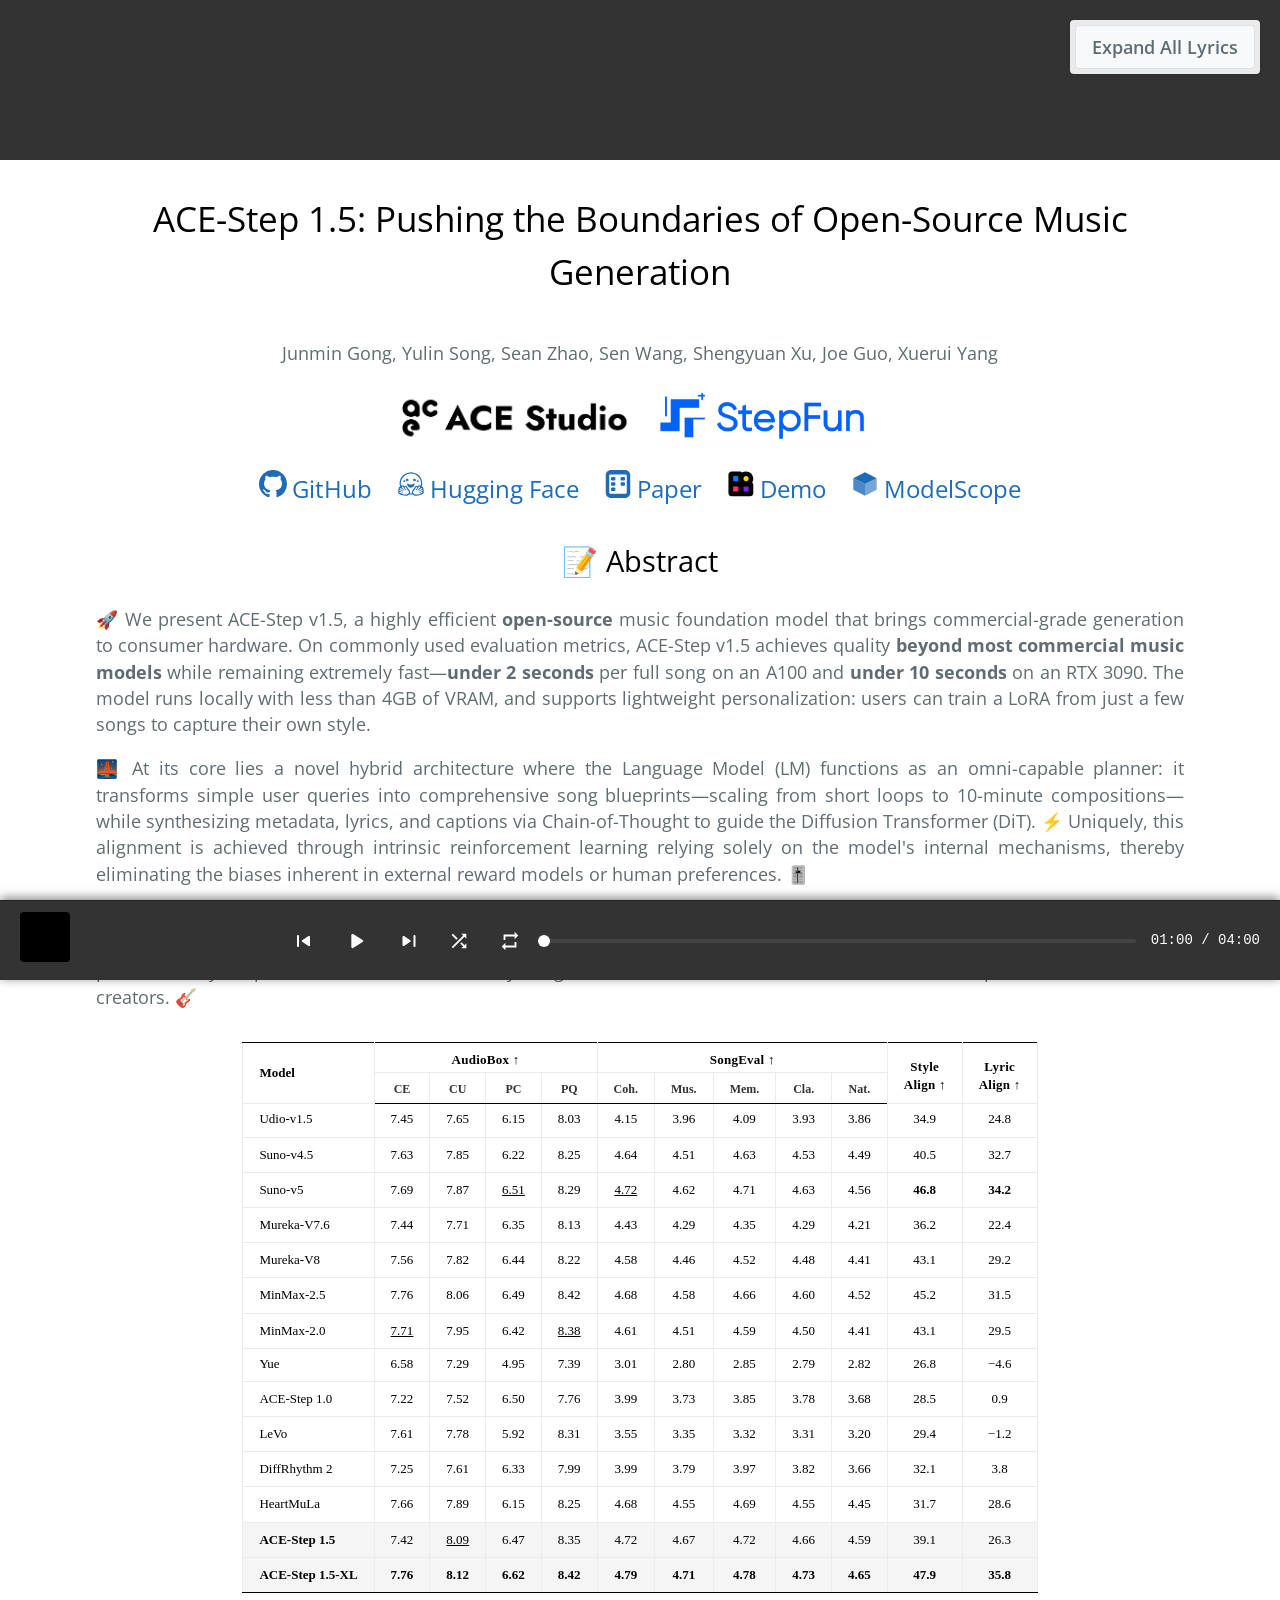
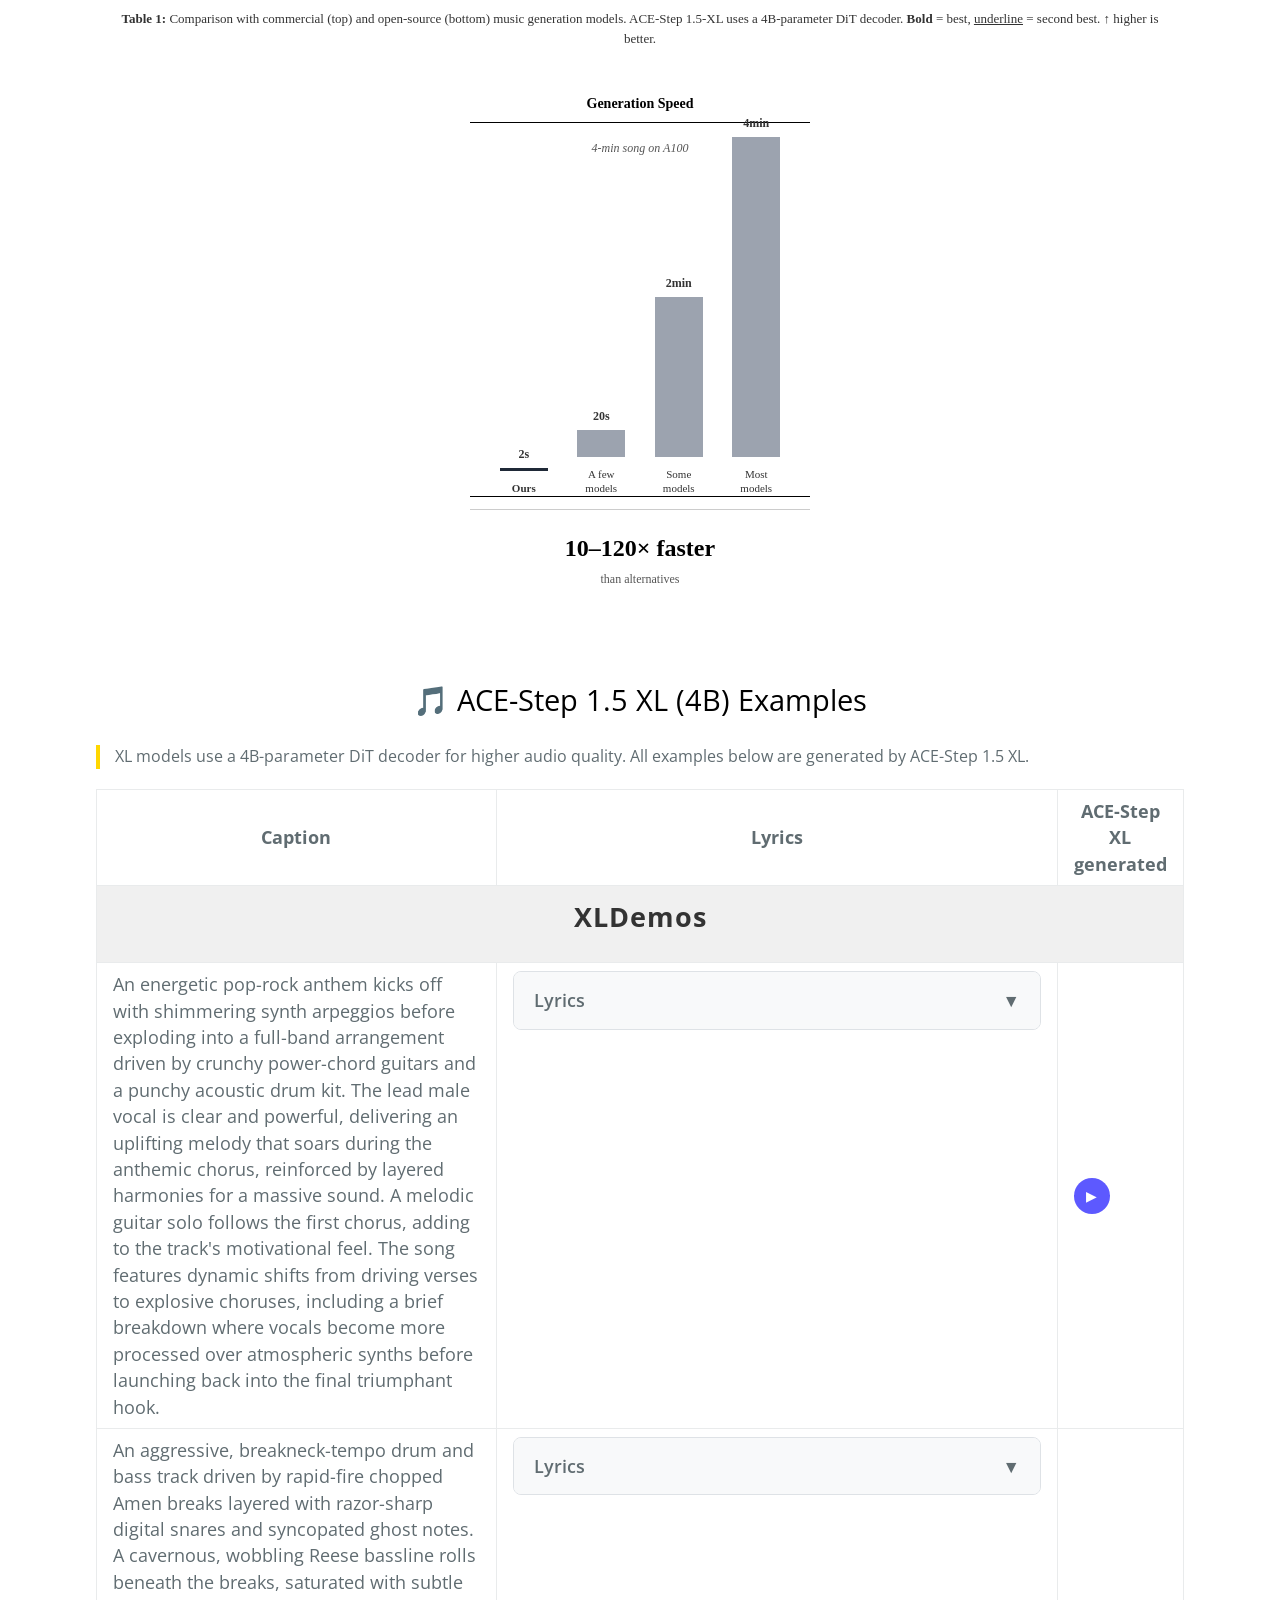
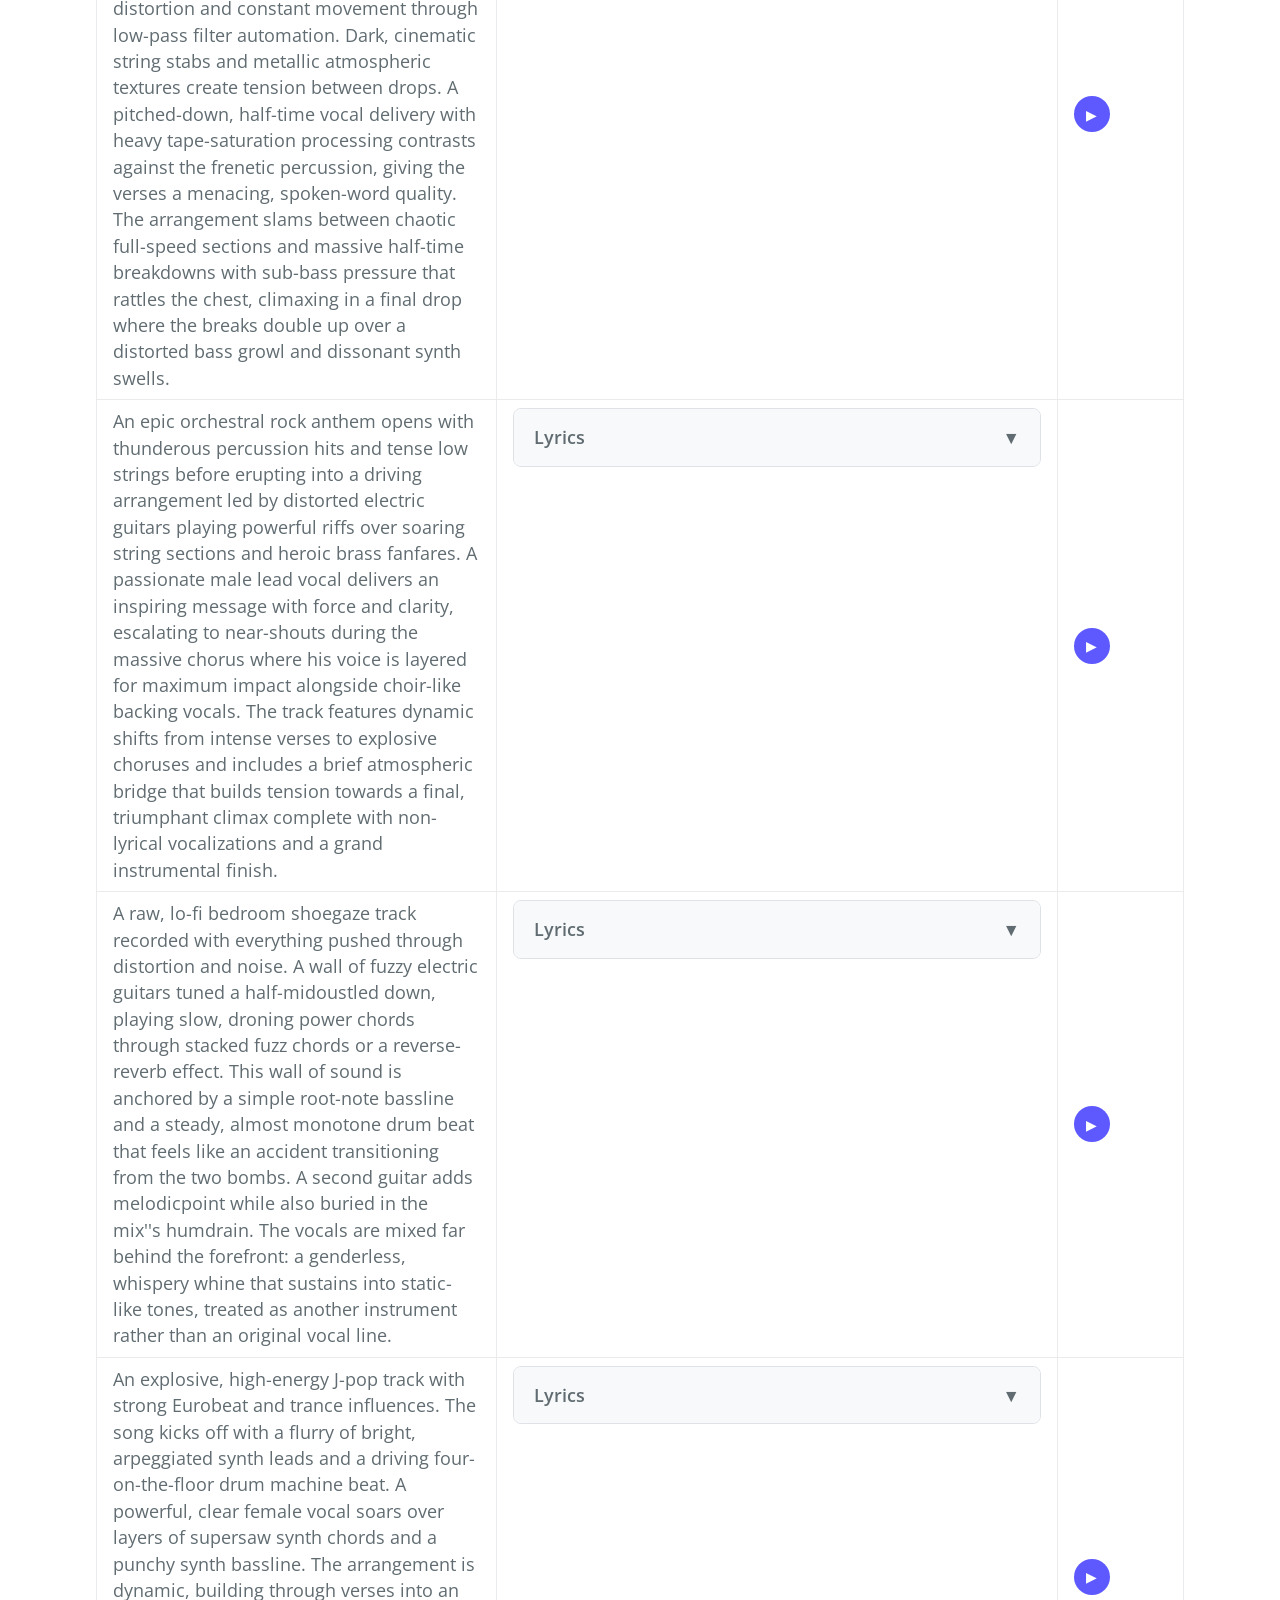
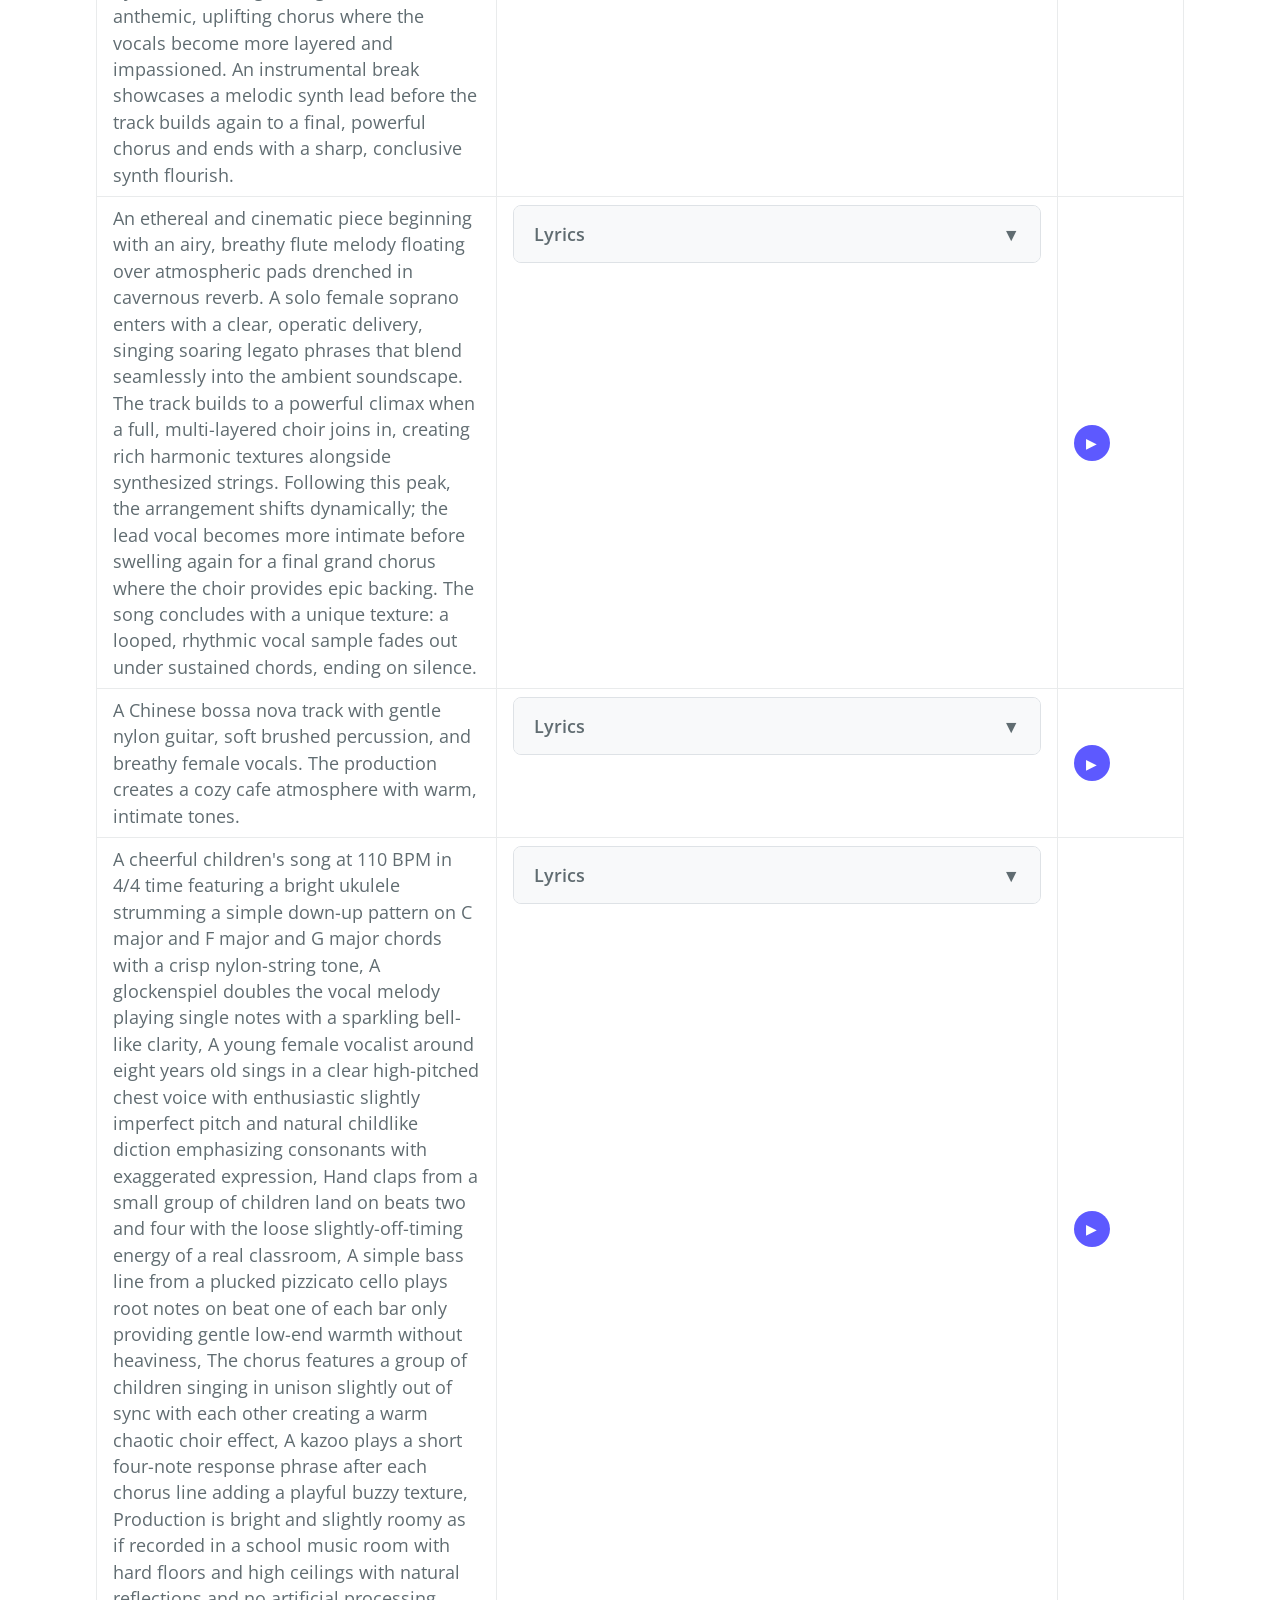
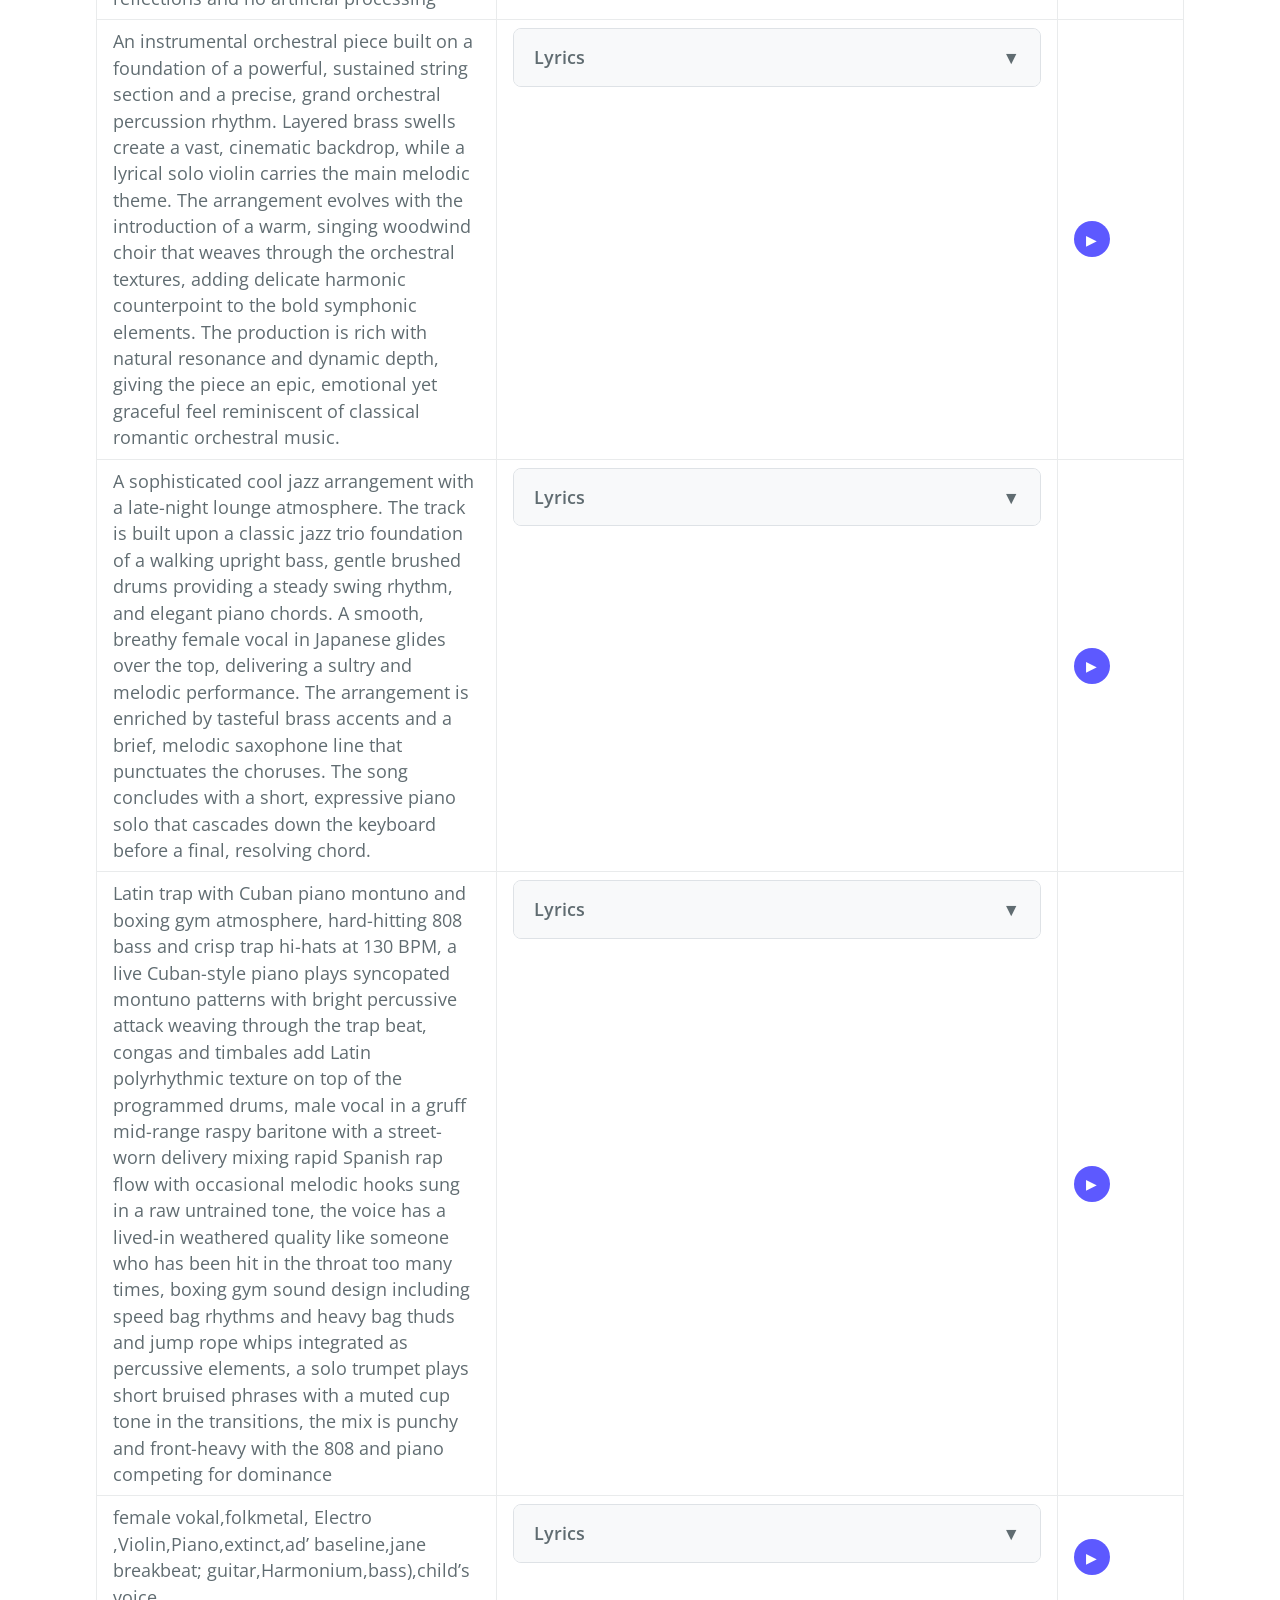
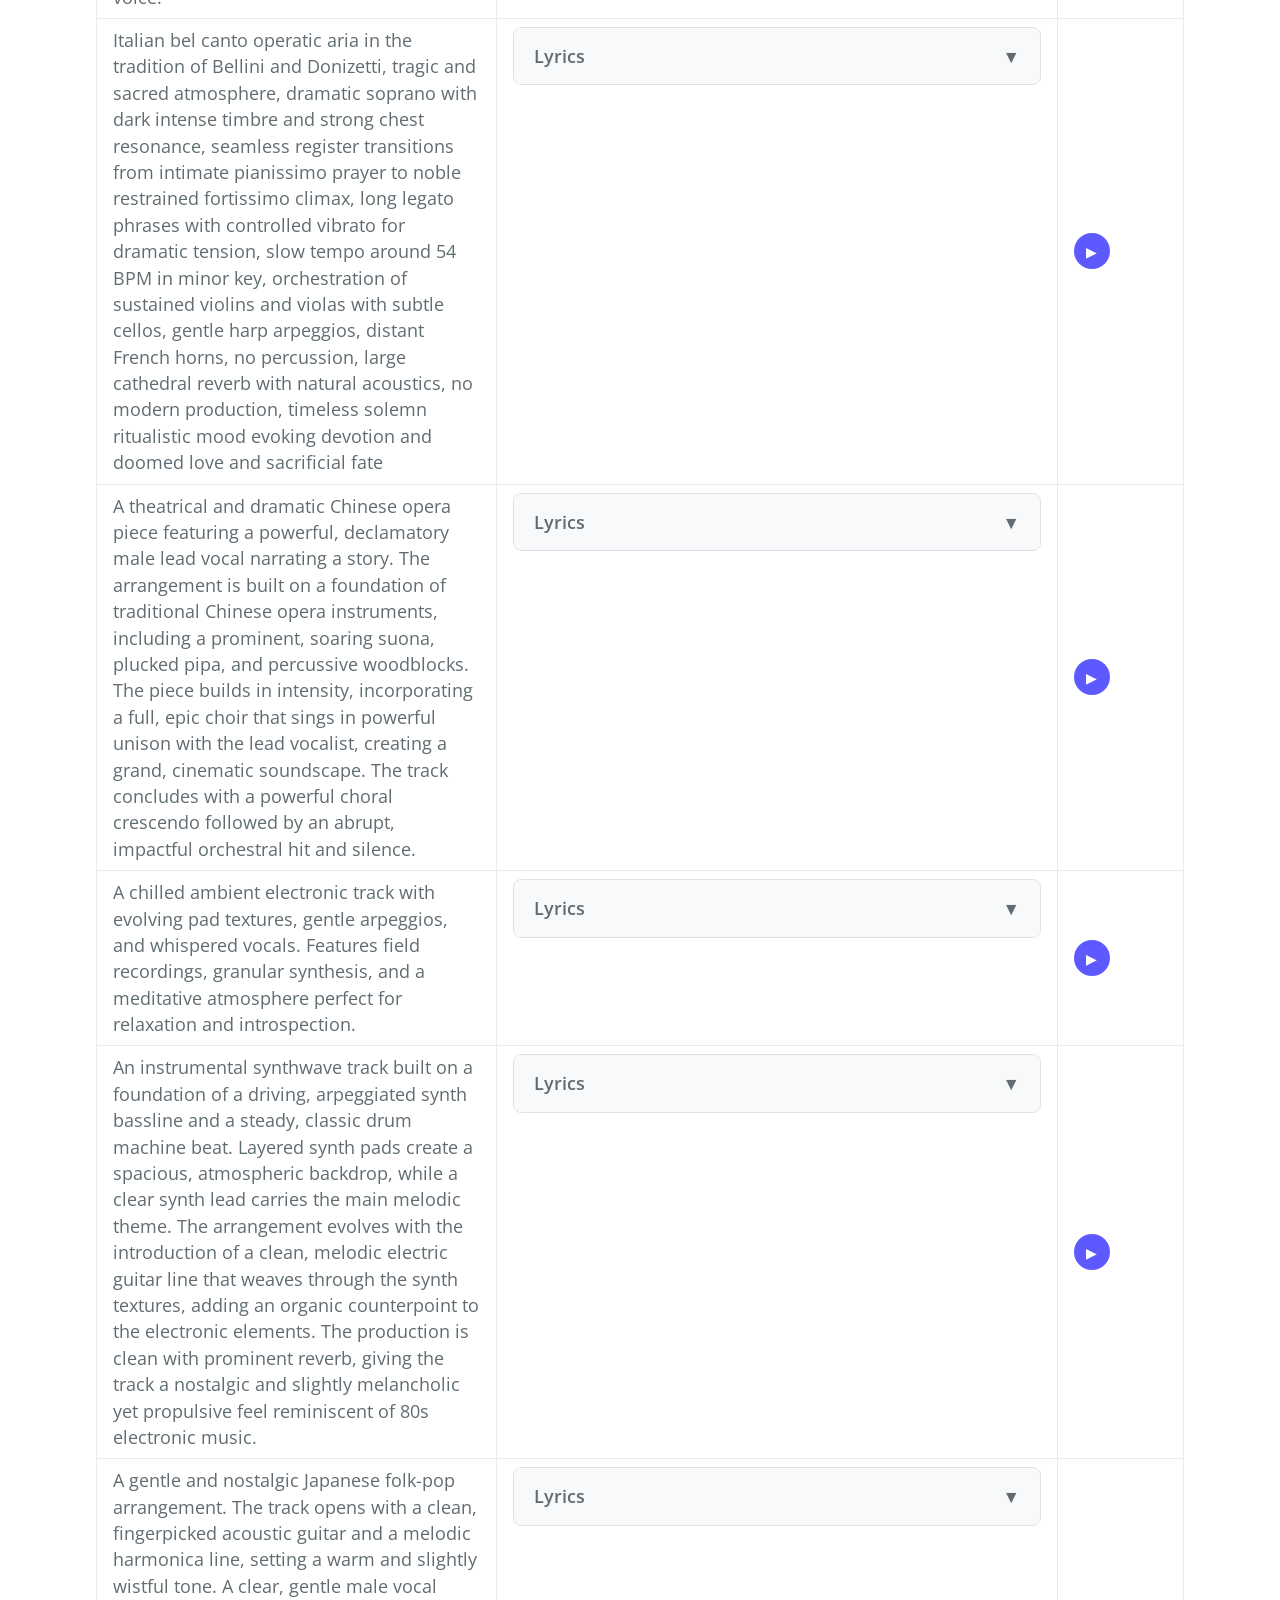
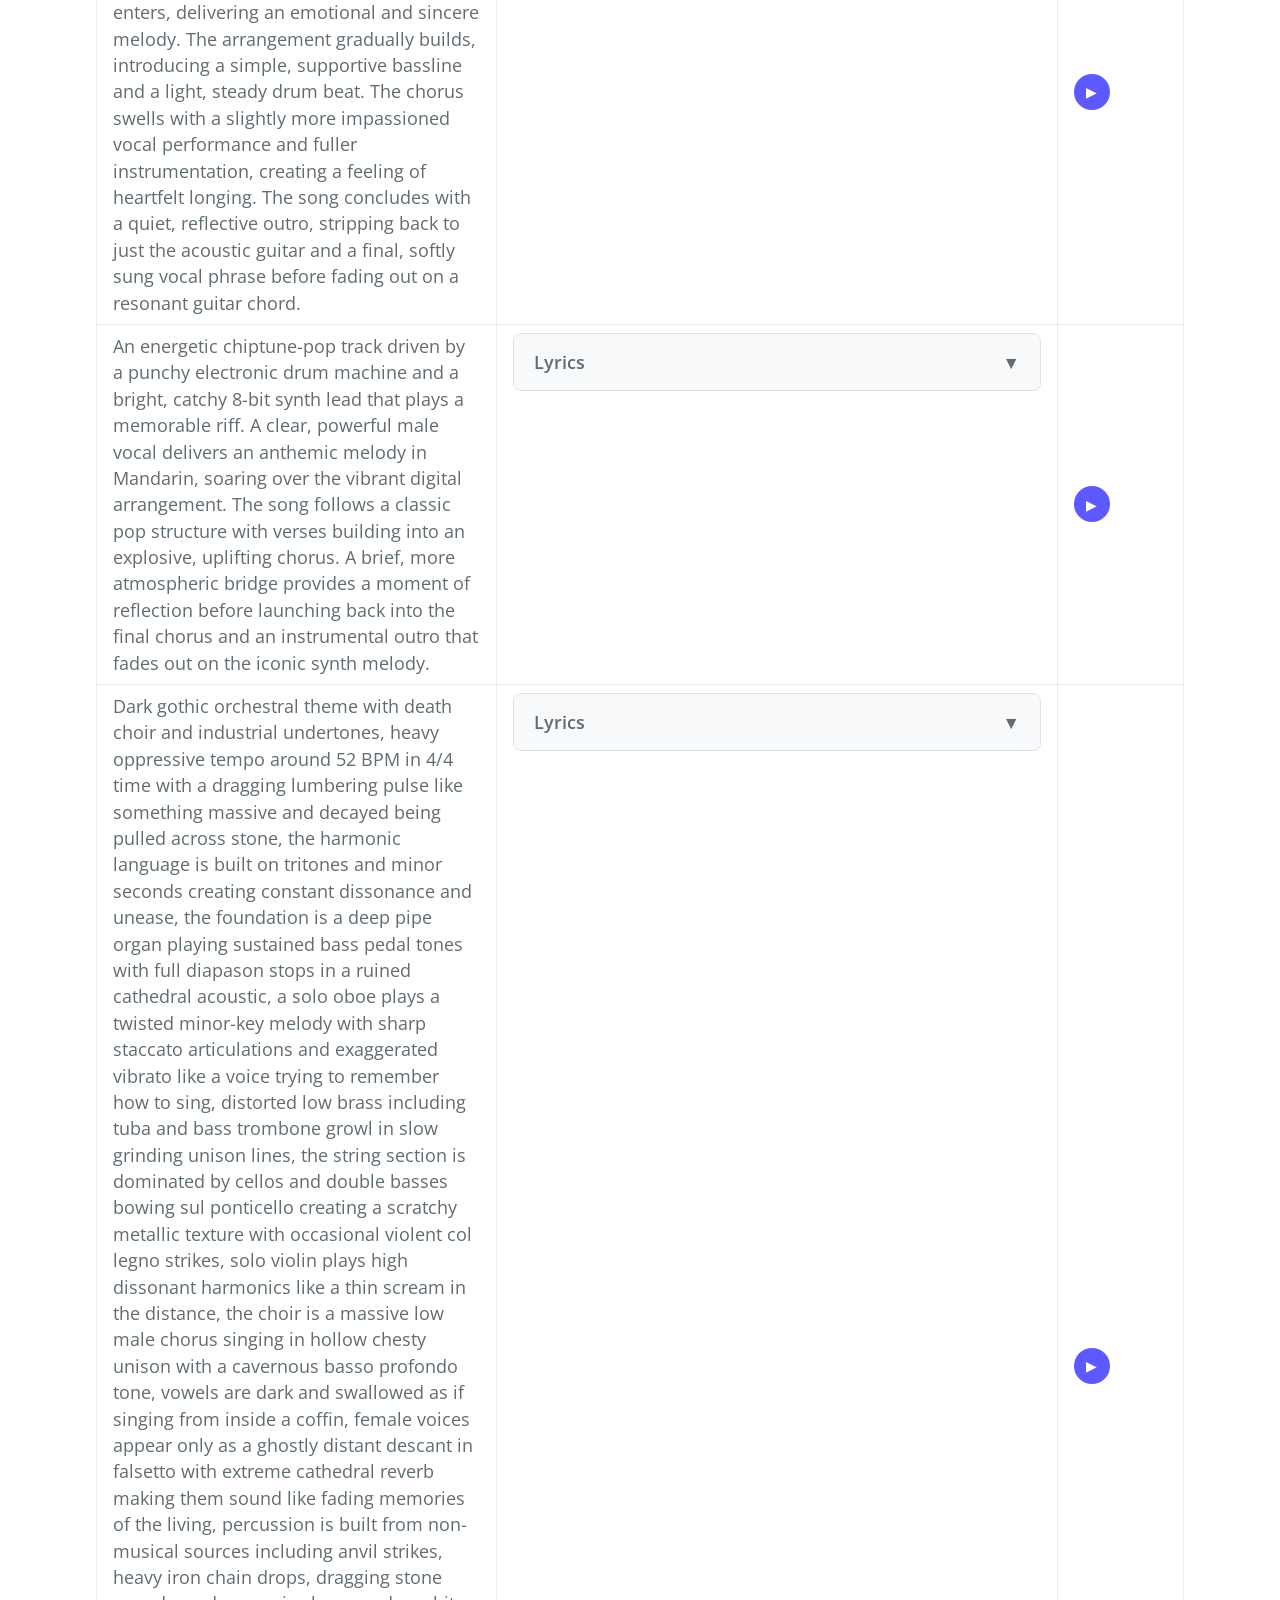
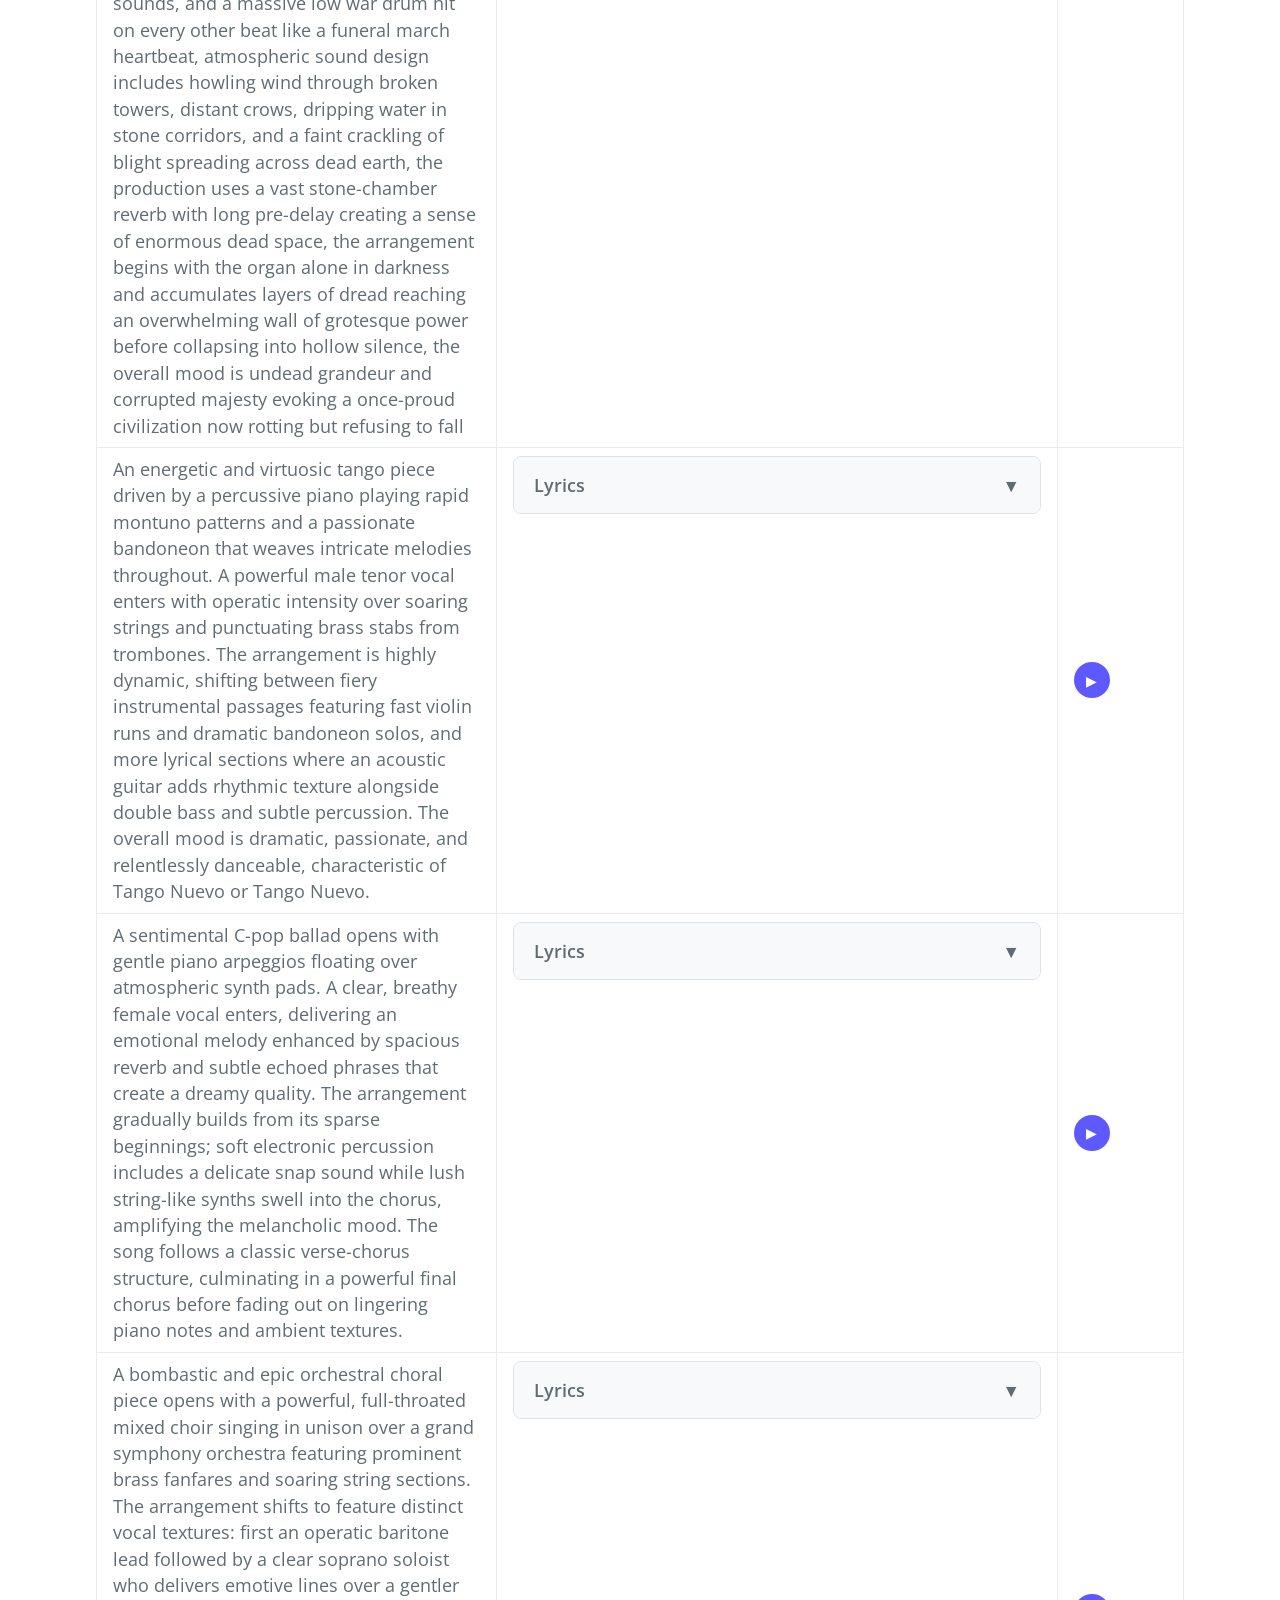
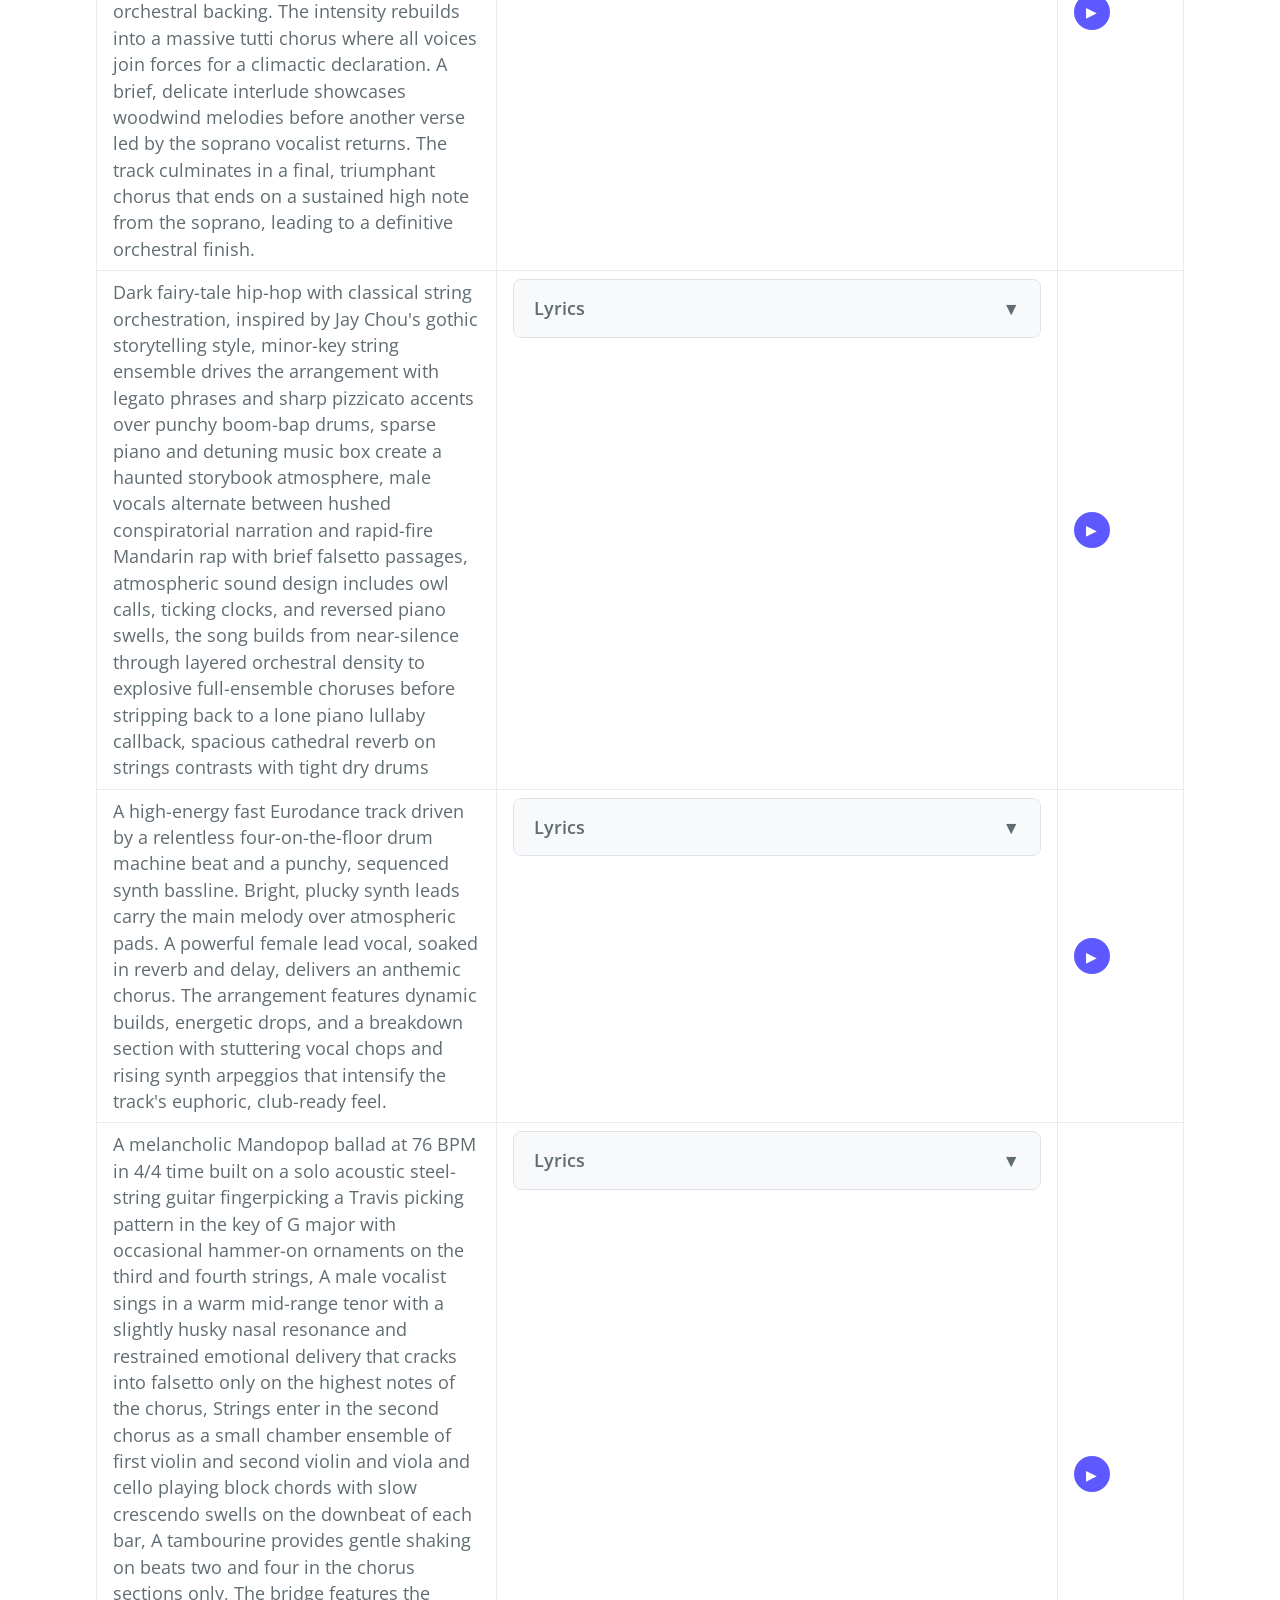
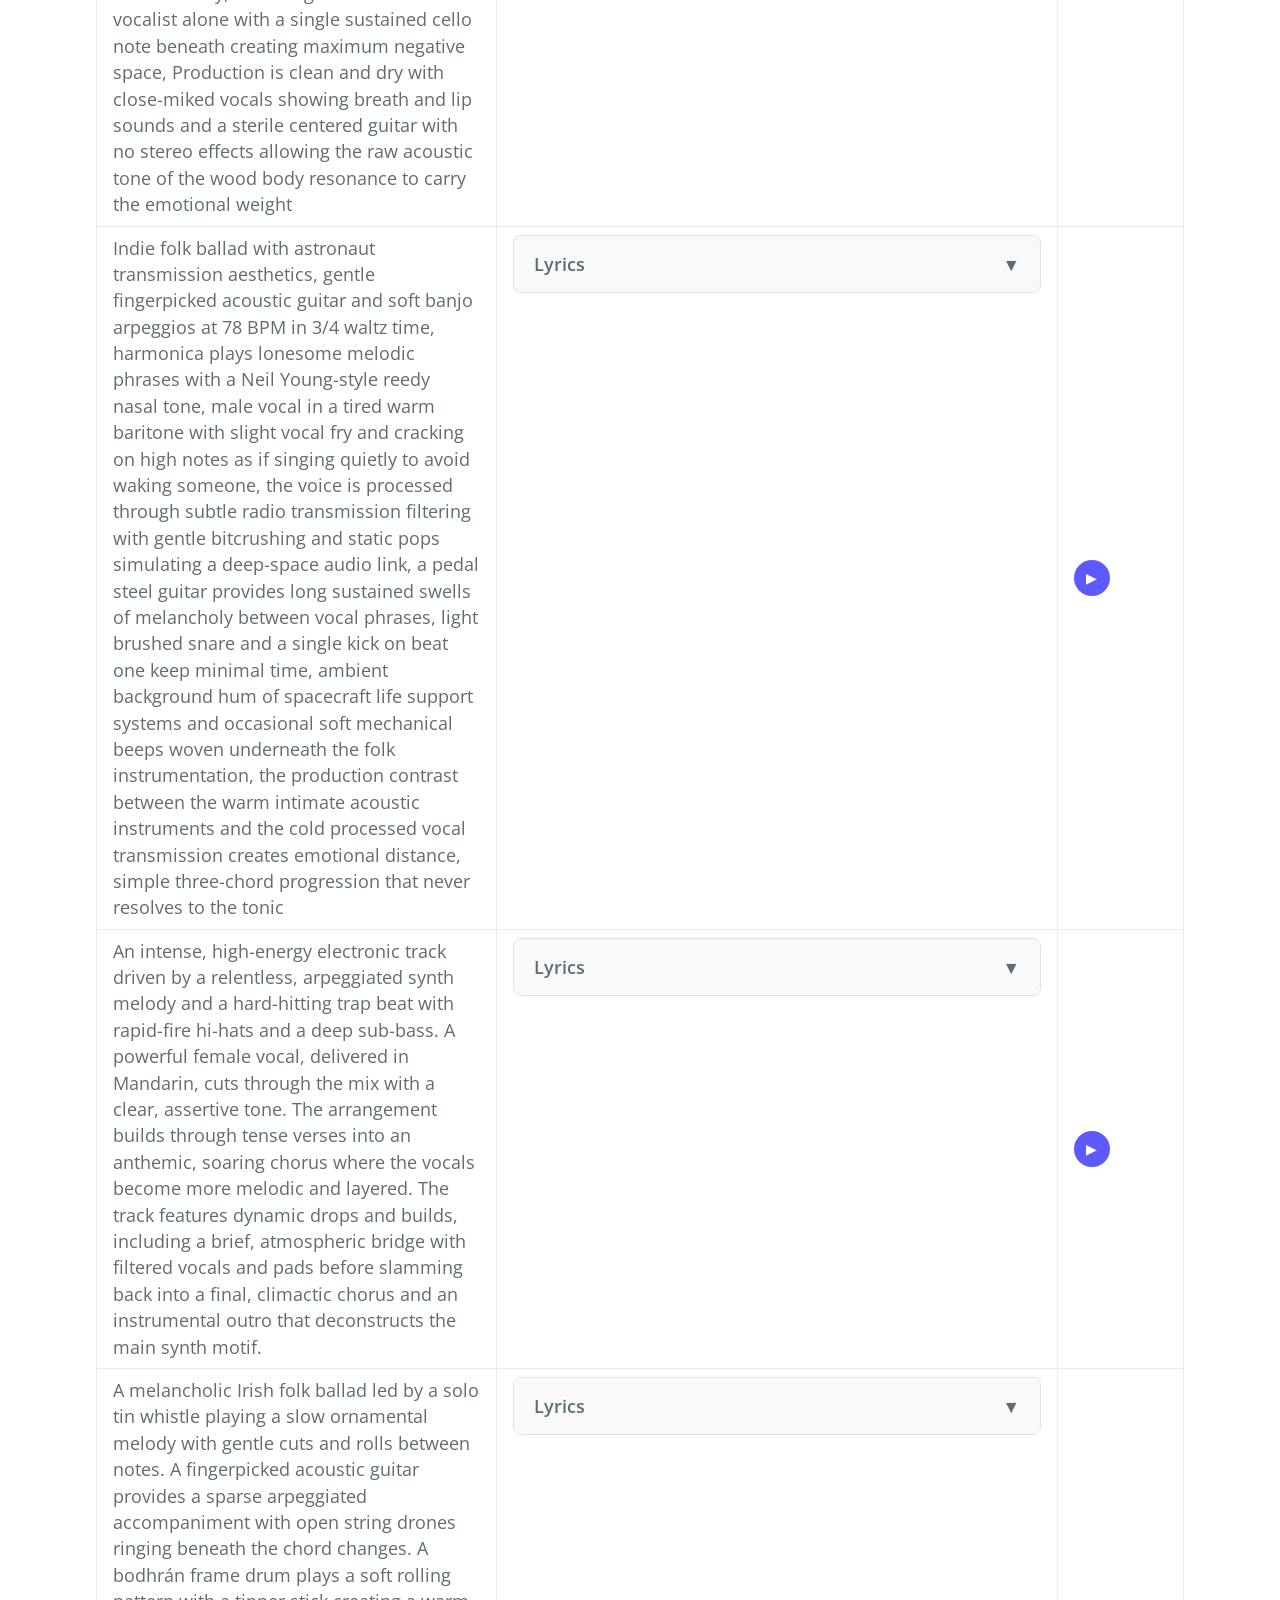
<file: index.html>
<!DOCTYPE html>
<html lang="en-US">

<head>
  <meta http-equiv="Content-Type" content="text/html; charset=UTF-8">



  <!-- Begin Jekyll SEO tag v2.7.1 -->
  <title>ACE-Step 1.5: Pushing the Boundaries of Open-Source Music Generation</title>
  <meta name="generator" content="Jekyll v3.9.0">
  <meta property="og:title" content="ACE-Step 1.5: Pushing the Boundaries of Open-Source Music Generation">
  <meta property="og:locale" content="en_US">
  <meta name="twitter:card" content="summary">
  <!-- End Jekyll SEO tag -->

  <meta name="viewport" content="width=device-width, initial-scale=1">
  <meta name="theme-color" content="#5D59FF">
  <link rel="stylesheet" href="style.css">
  <style>
    /* Lyrics toggle section */
    .lyrics-toggle {
      border: 1px solid #dee2e6;
      border-radius: 8px;
      margin-top: 0;
      overflow: hidden;
    }

    .lyrics-header {
      display: flex;
      justify-content: space-between;
      align-items: center;
      padding: 15px 20px;
      background-color: #f8f9fa;
      cursor: pointer;
      font-weight: 600;
    }

    .toggle-icon {
      transition: transform 0.3s ease;
    }

    .lyrics-toggle.expanded .toggle-icon {
      transform: rotate(180deg);
    }

    .lyrics-body {
      padding: 0;
      max-height: 0;
      overflow: hidden;
      transition: max-height 0.3s ease, padding 0.3s ease;
    }

    .lyrics-toggle.expanded .lyrics-body {
      padding: 20px;
      max-height: 300px;
      /* Reduced height to encourage scrolling */
      overflow-y: auto;
      /* Add vertical scrolling */
      overflow-x: auto;
      /* Add horizontal scrolling when content is too wide */
    }

    /* Ensure pre element doesn't expand beyond container */
    .lyrics-body pre {
      white-space: pre-wrap;
      word-wrap: break-word;
      overflow-x: auto;
      margin: 0;
      /* Remove default margin to ensure first line is visible */
      display: block;
      /* Ensure block display */
      text-align: left;
      /* Ensure left alignment */
      max-width: 100%;
      /* Constrain to container width */
    }

    /* Constrain lyrics toggle container */
    .lyrics-toggle {
      max-width: 100%;
      box-sizing: border-box;
    }

    /* Toggle all button styling */
    .toggle-all-button {
      background-color: #f8f9fa;
      border: 1px solid #dee2e6;
      border-radius: 4px;
      padding: 8px 16px;
      font-weight: 600;
      cursor: pointer;
      transition: background-color 0.2s ease;
    }

    .toggle-all-button:hover {
      background-color: #e9ecef;
    }

    /* Fixed toggle button container */
    .fixed-toggle-container {
      position: fixed;
      top: 20px;
      right: 20px;
      z-index: 1000;
      background-color: rgba(255, 255, 255, 0.9);
      padding: 5px;
      border-radius: 4px;
      box-shadow: 0 2px 5px rgba(0, 0, 0, 0.1);
    }

    /* Play button for individual tracks */
    .track-play-btn {
      background-color: #5D59FF;
      color: white;
      border: none;
      border-radius: 50%;
      width: 36px;
      height: 36px;
      display: flex;
      align-items: center;
      justify-content: center;
      font-size: 14px;
      cursor: pointer;
      transition: all 0.2s ease;
    }

    .track-play-btn:hover {
      background-color: #4A46E3;
    }

    .track-play-btn.playing {
      background-color: #4A46E3;
    }

    /* Global player bar styling */
    #global-player {
      position: fixed;
      bottom: 0;
      left: 0;
      width: 100%;
      background-color: #333;
      border-top: 1px solid #222;
      padding: 10px 20px;
      box-shadow: 0 -2px 10px rgba(0, 0, 0, 0.5);
      display: flex;
      align-items: center;
      gap: 15px;
      z-index: 1000;
      transform: translateY(100%);
      transition: transform 0.3s ease;
      height: 80px;
    }

    #global-player.visible {
      transform: translateY(0);
    }

    .player-track-info {
      flex: 0 0 250px;
      display: flex;
      align-items: center;
      color: #fff;
    }

    .track-details {
      display: flex;
      flex-direction: column;
      justify-content: center;
      width: 180px;
      overflow: hidden;
    }

    .player-track-title {
      font-weight: bold;
      font-size: 18px;
      margin-bottom: 3px;
      color: #fff;
      max-width: 180px;
      white-space: nowrap;
      overflow: hidden;
      text-overflow: ellipsis;
    }

    .player-track-genre {
      font-size: 12px;
      color: #888;
      text-transform: uppercase;
      max-width: 180px;
      white-space: nowrap;
      overflow: hidden;
      text-overflow: ellipsis;
    }

    /* Add scrolling animation for long text */
    .player-track-title.scrolling,
    .player-track-genre.scrolling {
      text-overflow: clip;
      position: relative;
      display: inline-block;
      padding-right: 10px;
      /* Add some space at the end */
      animation: marquee 10s linear infinite;
      animation-delay: 1s;
      /* Delay before starting */
    }

    /* Animation for scrolling text */
    @keyframes marquee {

      0%,
      15% {
        transform: translateX(0);
      }

      /* Pause at the beginning */
      85%,
      100% {
        transform: translateX(calc(-100% + 180px));
      }

      /* Stop when text is at the end of container */
    }

    /* Different animation speeds based on content length */
    .player-track-title.scrolling.length-medium,
    .player-track-genre.scrolling.length-medium {
      animation-duration: 15s;
    }

    .player-track-title.scrolling.length-long,
    .player-track-genre.scrolling.length-long {
      animation-duration: 20s;
    }

    /* Ensure the animation stays within the container */
    .track-details {
      position: relative;
      overflow: hidden;
    }

    .player-controls {
      display: flex;
      align-items: center;
      gap: 15px;
    }

    .player-btn {
      background: none;
      border: none;
      cursor: pointer;
      font-size: 18px;
      color: #fff;
      width: 36px;
      height: 36px;
      display: flex;
      align-items: center;
      justify-content: center;
      border-radius: 50%;
      transition: background-color 0.2s ease;
    }

    .player-btn:hover {
      background-color: #333;
    }

    .player-btn.active {
      color: #fff;
    }

    .mode-indicator {
      font-size: 10px;
      vertical-align: super;
      margin-left: 2px;
    }

    .player-play-btn {
      background-color: transparent;
      color: white;
      border-radius: 50%;
      width: 40px;
      height: 40px;
    }

    .player-play-btn:hover {
      background-color: #333;
    }

    .player-progress-container {
      flex-grow: 1;
      height: 4px;
      background-color: #444;
      border-radius: 2px;
      cursor: pointer;
      position: relative;
    }

    .player-progress-bar {
      height: 100%;
      background-color: #fff;
      border-radius: 2px;
      width: 0%;
      position: relative;
    }

    .player-progress-handle {
      width: 12px;
      height: 12px;
      background-color: #fff;
      border-radius: 50%;
      position: absolute;
      top: 50%;
      right: -6px;
      transform: translateY(-50%);
      cursor: grab;
    }

    .player-time-display {
      font-size: 14px;
      color: #fff;
      min-width: 80px;
      text-align: right;
      font-family: monospace;
    }

    /* Add padding to the bottom of the page to account for the player */
    body {
      padding-bottom: 80px;
    }

    /* Extra controls styling */
    .player-extra-controls {
      display: flex;
      align-items: center;
      gap: 10px;
      margin-left: 10px;
    }
  </style>
</head>

<body data-new-gr-c-s-check-loaded="14.1001.0" data-gr-ext-installed="">
  <!-- Include the audio loader script -->
  <script src="audio-loader.js"></script>
  <script>
    document.addEventListener('DOMContentLoaded', function () {
      // This will hold our music samples data organized by sections
      let musicSampleSections = {};
      // This will hold the flattened list of all samples
      let musicSamples = [];

      // Initialize the AudioLoader
      const audioLoader = new AudioLoader({
        username: 'ace-step',
        repo: 'ace-step-v1.5.github.io',
        releaseTag: '',
        useJsDelivr: true,
        // Use mp3 first since opus may not be available
        formatPreference: ['mp3', 'flac']
      });

      // Function to load the samples data from the JSON file
      async function loadSamplesData() {
        try {
          // Fetch the samples data from the JSON file
          const response = await fetch('samples_data.json');

          if (!response.ok) {
            throw new Error(`Failed to fetch samples data: ${response.status}`);
          }

          // Parse the JSON response
          musicSampleSections = await response.json();

          // Generate the table rows

          generateTableRows(['GeneralSongs'], 'baseline-quality');
          generateTableRows(['XLDemos'], 'xl-demos');

          // Hidden sections - commented out
          // generateTableRows(['Controlability-retake', 'Controlability-repaint', 'Controlability-edit'], 'controlability');
          // generateTableRows(['Application-Lyric2Vocal', 'Text2Sample', 'RapMachine'], 'application');


          // Initialize mode indicators
          document.querySelector('#player-shuffle-btn .mode-indicator').textContent = '';
          document.querySelector('#player-repeat-btn .mode-indicator').textContent = '';

          // Update the toggle all button text to match initial state (all collapsed)
          document.getElementById('toggle-all-lyrics').textContent = 'Expand All Lyrics';

          // Add click event listeners to all lyrics toggle headers
          document.querySelectorAll('.lyrics-header').forEach(function (header) {
            header.addEventListener('click', function () {
              // Toggle the 'expanded' class on the parent element
              this.parentElement.classList.toggle('expanded');
            });
          });

          // Update the flattened list of all samples
          musicSamples = Object.values(musicSampleSections).flat();
          musicSamples.forEach(sample => {
            fetchTextAndUpdate(`raw/samples/${sample.directory}/${sample.fileName}.txt`, `${sample.id}-lyrics`);
            fetchTextAndUpdate(`raw/samples/${sample.directory}/${sample.fileName}_prompt.txt`, `${sample.id}-prompt`);
          });

          // Add event listeners to play buttons after table is generated
          addPlayButtonListeners();
        } catch (error) {
          console.error('Error loading samples data:', error);
        }
      }

      // Start loading the samples data
      loadSamplesData();

      // Generate table rows dynamically by section
      function generateTableRows(sectionIds, select_id) {
      // function generateTableRows() {
        // Make sure we're using the latest flattened list
        musicSamples = Object.values(musicSampleSections).flat();
        // const tbody = document.querySelector('table tbody');
        const tbody = document.querySelector(`tbody#${select_id}`);
        tbody.innerHTML = ''; // Clear existing content

        // Process each section
        Object.entries(musicSampleSections).forEach(([sectionId, samples]) => {
          if (!sectionIds.includes(sectionId)) {
             return;
          }
          // Create section header row
          const sectionRow = document.createElement('tr');
          const sectionCell = document.createElement('td');
          sectionCell.colSpan = 3;
          sectionCell.className = 'section-header';
          sectionCell.id = sectionId;

          // Style the section header
          sectionCell.style.backgroundColor = '#f0f0f0';
          sectionCell.style.padding = '10px';
          sectionCell.style.fontWeight = 'bold';
          sectionCell.style.fontSize = '1.2em';
          sectionCell.style.textAlign = 'center';

          // Set section title based on ID
          let sectionTitle = sectionId;
          if (sectionId === 'GeneralSongs') {
            sectionTitle = '';
          }

          // Clear existing content
          sectionCell.textContent = '';

          // Create title element with more prominent styling
          const titleElement = document.createElement('div');
          titleElement.textContent = sectionTitle;
          titleElement.style.marginBottom = '15px';
          titleElement.style.fontSize = '1.3em';
          titleElement.style.fontWeight = 'bold';
          titleElement.style.color = '#333';
          titleElement.style.letterSpacing = '1px';
          sectionCell.appendChild(titleElement);

          // Add note div based on section ID with distinct styling
          const noteDiv = document.createElement('div');
          noteDiv.style.borderLeft = '4px solid #097EFF';
          noteDiv.style.paddingLeft = '15px';
          noteDiv.style.marginBottom = '10px';
          noteDiv.style.textAlign = 'left';
          noteDiv.style.fontSize = '0.85em';
          noteDiv.style.color = '#606c71';
          noteDiv.style.backgroundColor = '#f8f9fa';
          noteDiv.style.padding = '8px 15px';
          noteDiv.style.borderRadius = '0 4px 4px 0';

          const noteTitle = document.createElement('p');
          noteTitle.style.fontWeight = 'bold';
          noteTitle.style.marginBottom = '8px';
          noteTitle.style.color = '#097EFF';
          noteTitle.style.fontSize = '1em';
          noteTitle.style.borderBottom = '1px solid #dee2e6';
          noteTitle.style.paddingBottom = '4px';
          noteTitle.textContent = 'Note:';
          noteDiv.appendChild(noteTitle);

          // Add the note div to the section cell if it has content
          if (noteDiv.childNodes.length > 1) {
            sectionCell.appendChild(noteDiv);
          }

          sectionRow.appendChild(sectionCell);
          tbody.appendChild(sectionRow);

          // Helper function to add note items
          function addNoteItem(parent, text) {
            const noteItem = document.createElement('p');
            noteItem.style.margin = '0 0 6px 0';
            noteItem.style.lineHeight = '1.4';
            noteItem.style.textIndent = '-12px';
            noteItem.style.paddingLeft = '12px';
            noteItem.textContent = '- ' + text;
            parent.appendChild(noteItem);
          }

          // Add samples for this section
          samples.forEach(sample => {
            const row = document.createElement('tr');

            // First column - Prompt
            const promptCell = document.createElement('td');
            promptCell.className = 'tg-0lax';
            promptCell.style.width = '500px';
            const promptSpan = document.createElement('span');
            promptSpan.id = `${sample.id}-prompt`;
            promptSpan.textContent = 'Loading prompt...';
            promptCell.appendChild(promptSpan);

            // Second column - Lyrics toggle
            const lyricsCell = document.createElement('td');
            lyricsCell.style.verticalAlign = 'top';
            lyricsCell.style.width = '800px'; /* Same width as Caption column */
            lyricsCell.style.maxWidth = '800px'; /* Prevent expansion */
            lyricsCell.style.position = 'relative'; /* For proper positioning of child elements */

            const lyricsToggle = document.createElement('div');
            lyricsToggle.className = 'lyrics-toggle'; // Remove 'expanded' to collapse by default

            const lyricsHeader = document.createElement('div');
            lyricsHeader.className = 'lyrics-header';
            lyricsHeader.textContent = 'Lyrics';
            switch (sample.id) {
              case 'dark-atmospheric':
                lyricsHeader.textContent = 'Chinese';
                break;
              case 'electro-house':
                lyricsHeader.textContent = 'Chinese';
                break;
              case 'folk-rnb-female':
                lyricsHeader.textContent = 'Chinese';
                break;
              case 'french-pop':
                lyricsHeader.textContent = 'French';
                break;
              case 'german-dance':
                lyricsHeader.textContent = 'German';
                break;
              case 'hip-house':
                lyricsHeader.textContent = 'Chinese';
                break;
              case 'italian-folk':
                lyricsHeader.textContent = 'Italian';
                break;
              case 'jpop':
                lyricsHeader.textContent = 'Japanese';
                break;
              case 'kpop':
                lyricsHeader.textContent = 'Korean';
                break;
              case 'mandopop':
                lyricsHeader.textContent = 'Chinese';
                break;
              case 'portuguese-pop':
                lyricsHeader.textContent = 'Portuguese';
                break;
              case 'russian-folk':
                lyricsHeader.textContent = 'Russian';
                break;
              case 'spanish-song':
                lyricsHeader.textContent = 'Spanish';
                break;
            }

            const toggleIcon = document.createElement('span');
            toggleIcon.className = 'toggle-icon';
            toggleIcon.textContent = '▼';
            lyricsHeader.appendChild(toggleIcon);

            const lyricsBody = document.createElement('div');
            lyricsBody.className = 'lyrics-body';
            lyricsBody.style.display = 'flex';
            lyricsBody.style.flexDirection = 'column';
            lyricsBody.style.alignItems = 'flex-start';

            const lyricsPre = document.createElement('pre');
            lyricsPre.id = `${sample.id}-lyrics`;
            lyricsPre.textContent = 'Loading lyrics...';
            lyricsPre.style.alignSelf = 'flex-start';

            lyricsBody.appendChild(lyricsPre);
            lyricsToggle.appendChild(lyricsHeader);
            lyricsToggle.appendChild(lyricsBody);
            lyricsCell.appendChild(lyricsToggle);

            // Third column - Audio player
            const audioCell = document.createElement('td');
            audioCell.className = 'tg-0lax';
            audioCell.style.width = '60px'; /* Reduced from 500px to be closer to play button size */

            // Create a play button for this track
            const playButton = document.createElement('button');
            playButton.innerHTML = '▶'; // Play icon
            playButton.className = 'track-play-btn';

            // Store track data as attributes (without src - we'll get it dynamically)
            playButton.dataset.directory = sample.directory;
            playButton.dataset.fileName = sample.fileName;
            playButton.dataset.id = sample.id;
            playButton.dataset.title = sample.fileName.replace(/_/g, ' ');

            // Add the play button to the cell
            audioCell.appendChild(playButton);

            // We don't need this line anymore since we're appending the audioWrapper instead

            // Add all cells to the row
            row.appendChild(promptCell);
            row.appendChild(lyricsCell);
            row.appendChild(audioCell);

            // Add the row to the table
            tbody.appendChild(row);
          });
        });
      }

      // Function to fetch text from file and update element
      async function fetchTextAndUpdate(filePath, elementId) {
        try {
          const response = await fetch(filePath);
          if (!response.ok) {
            throw new Error(`Failed to fetch ${filePath}: ${response.status}`);
          }
          const text = await response.text();
          const element = document.getElementById(elementId);
          if (element) {
            element.textContent = text;
          }
        } catch (error) {
          console.error('Error fetching text:', error);
          const element = document.getElementById(elementId);
          if (element) {
            element.textContent = 'No Lyrics';
          }
        }
      }

      // Toggle all lyrics functionality
      const toggleAllButton = document.getElementById('toggle-all-lyrics');
      let allExpanded = false; // Start with all collapsed

      toggleAllButton.addEventListener('click', function () {
        const lyricsToggles = document.querySelectorAll('.lyrics-toggle');

        if (allExpanded) {
          // Collapse all
          lyricsToggles.forEach(toggle => {
            toggle.classList.remove('expanded');
          });
          toggleAllButton.textContent = 'Expand All Lyrics';
        } else {
          // Expand all
          lyricsToggles.forEach(toggle => {
            toggle.classList.add('expanded');
          });
          toggleAllButton.textContent = 'Collapse All Lyrics';
        }

        // Toggle the state
        allExpanded = !allExpanded;

        // If we're collapsing all, make sure to re-expand the currently playing track
        if (!allExpanded && currentTrackIndex >= 0) {
          const track = musicSamples[currentTrackIndex];
          const lyricsElement = document.getElementById(`${track.id}-lyrics`);
          if (lyricsElement) {
            const lyricsToggle = lyricsElement.closest('.lyrics-toggle');
            if (lyricsToggle) {
              lyricsToggle.classList.add('expanded');
            }
          }
        }
      });

      // Global Player Implementation
      const globalPlayer = document.getElementById('global-player');
      const globalAudio = document.getElementById('global-audio');
      const playerPlayBtn = document.getElementById('player-play-btn');
      const playerPrevBtn = document.getElementById('player-prev-btn');
      const playerNextBtn = document.getElementById('player-next-btn');
      const playerShuffleBtn = document.getElementById('player-shuffle-btn');
      const playerRepeatBtn = document.getElementById('player-repeat-btn');
      const playerProgressContainer = document.querySelector('.player-progress-container');
      const playerProgressBar = document.querySelector('.player-progress-bar');
      const playerProgressHandle = document.querySelector('.player-progress-handle');
      const playerTimeDisplay = document.querySelector('.player-time-display');
      const playerTrackTitle = document.querySelector('.player-track-title');
      const playerTrackGenre = document.querySelector('.player-track-genre');
      const playerAlbumArt = document.getElementById('player-album-art');

      // Player state
      let currentTrackIndex = -1;
      let isShuffleMode = false;
      let isRepeatMode = false;
      let playQueue = [];

      // Format time function (converts seconds to MM:SS format)
      function formatTime(seconds) {
        const minutes = Math.floor(seconds / 60);
        const remainingSeconds = Math.floor(seconds % 60);
        return `${minutes}:${remainingSeconds < 10 ? '0' : ''}${remainingSeconds}`;
      }

      // Update the play queue based on shuffle mode
      function updatePlayQueue() {
        if (isShuffleMode) {
          // Create a shuffled queue excluding the current track
          const availableTracks = [...Array(musicSamples.length).keys()].filter(i => i !== currentTrackIndex);
          // Shuffle the available tracks
          for (let i = availableTracks.length - 1; i > 0; i--) {
            const j = Math.floor(Math.random() * (i + 1));
            [availableTracks[i], availableTracks[j]] = [availableTracks[j], availableTracks[i]];
          }
          // Put the current track at the beginning if it's valid
          if (currentTrackIndex >= 0) {
            playQueue = [currentTrackIndex, ...availableTracks];
          } else {
            playQueue = availableTracks;
          }
        } else {
          // Sequential mode - just create an array from 0 to the number of tracks
          playQueue = [...Array(musicSamples.length).keys()];
          // If we have a current track, rotate the queue so it starts from the next track
          if (currentTrackIndex >= 0) {
            const currentIndex = playQueue.indexOf(currentTrackIndex);
            playQueue = [...playQueue.slice(currentIndex), ...playQueue.slice(0, currentIndex)];
          }
        }
      }

      // Function to update all track buttons to show correct play/pause state
      function updateTrackButtons() {
        document.querySelectorAll('.track-play-btn').forEach(button => {
          const sampleId = button.dataset.id;
          const trackIndex = musicSamples.findIndex(s => s.id === sampleId);
          if (trackIndex === currentTrackIndex && !globalAudio.paused) {
            button.innerHTML = '❚❚'; // Pause icon
            button.classList.add('playing');
          } else {
            button.innerHTML = '▶'; // Play icon
            button.classList.remove('playing');
          }
        });
      }

      // Function to scroll to the lyrics of the current track and expand only that one
      function scrollToCurrentTrackLyrics() {
        if (currentTrackIndex >= 0) {
          // First collapse all lyrics
          document.querySelectorAll('.lyrics-toggle').forEach(toggle => {
            toggle.classList.remove('expanded');
          });

          // Then expand only the current track's lyrics
          const track = musicSamples[currentTrackIndex];
          const lyricsElement = document.getElementById(`${track.id}-lyrics`);
          if (lyricsElement) {
            // Make sure the lyrics toggle is expanded
            const lyricsToggle = lyricsElement.closest('.lyrics-toggle');
            if (lyricsToggle) {
              lyricsToggle.classList.add('expanded');
            }

            // Scroll to the lyrics with a small delay to allow expansion
            setTimeout(() => {
              lyricsElement.scrollIntoView({ behavior: 'smooth', block: 'center' });
            }, 300);
          }
        }
      }

      // Play a specific track
      async function playTrack(index) {
        if (index >= 0 && index < musicSamples.length) {
          currentTrackIndex = index;
          const track = musicSamples[index];

          // Update player UI
          playerTrackTitle.textContent = track.fileName.replace(/_/g, ' ');
          playerTrackGenre.textContent = track.id.replace(/-/g, ' ');

          // Check if text is too long and apply scrolling if needed
          setTimeout(() => {
            // For track title
            playerTrackTitle.classList.remove('scrolling', 'length-medium', 'length-long');
            const titleText = playerTrackTitle.textContent;
            playerTrackTitle.setAttribute('data-content', titleText); // Set content for ::after

            if (playerTrackTitle.scrollWidth > playerTrackTitle.clientWidth) {
              playerTrackTitle.classList.add('scrolling');

              // Calculate ratio to determine animation speed
              const ratio = playerTrackTitle.scrollWidth / playerTrackTitle.clientWidth;
              if (ratio >= 2) {
                playerTrackTitle.classList.add('length-long');
              } else if (ratio >= 1.5) {
                playerTrackTitle.classList.add('length-medium');
              }
            }

            // For track genre
            playerTrackGenre.classList.remove('scrolling', 'length-medium', 'length-long');
            const genreText = playerTrackGenre.textContent;
            playerTrackGenre.setAttribute('data-content', genreText); // Set content for ::after

            if (playerTrackGenre.scrollWidth > playerTrackGenre.clientWidth) {
              playerTrackGenre.classList.add('scrolling');

              // Calculate ratio to determine animation speed
              const ratio = playerTrackGenre.scrollWidth / playerTrackGenre.clientWidth;
              if (ratio >= 2) {
                playerTrackGenre.classList.add('length-long');
              } else if (ratio >= 1.5) {
                playerTrackGenre.classList.add('length-medium');
              }
            }
          }, 50); // Small timeout to ensure text is rendered

          // Generate random colorful SVG as album art
          const getRandomColor = () => {
            const letters = '0123456789ABCDEF';
            let color = '#';
            for (let i = 0; i < 6; i++) {
              color += letters[Math.floor(Math.random() * 16)];
            }
            return color;
          };

          // Create a random music-themed SVG
          const bgColor = getRandomColor();
          const fgColor = getRandomColor();
          const svgPatterns = [
            // Music note pattern
            `<svg xmlns="http://www.w3.org/2000/svg" width="200" height="200" viewBox="0 0 200 200">
              <rect width="200" height="200" fill="${bgColor}"/>
              <path d="M80 30 L80 130 Q80 150 60 150 Q40 150 40 130 Q40 110 60 110 Q70 110 80 120 M120 50 L120 110 Q120 130 100 130 Q80 130 80 110 Q80 90 100 90 Q110 90 120 100" stroke="${fgColor}" stroke-width="8" fill="none"/>
            </svg>`,
            // Equalizer pattern
            `<svg xmlns="http://www.w3.org/2000/svg" width="200" height="200" viewBox="0 0 200 200">
              <rect width="200" height="200" fill="${bgColor}"/>
              <rect x="40" y="40" width="20" height="120" fill="${fgColor}"/>
              <rect x="80" y="80" width="20" height="80" fill="${fgColor}"/>
              <rect x="120" y="20" width="20" height="140" fill="${fgColor}"/>
              <rect x="160" y="60" width="20" height="100" fill="${fgColor}"/>
            </svg>`,
            // Vinyl record pattern
            `<svg xmlns="http://www.w3.org/2000/svg" width="200" height="200" viewBox="0 0 200 200">
              <rect width="200" height="200" fill="${bgColor}"/>
              <circle cx="100" cy="100" r="80" fill="${fgColor}"/>
              <circle cx="100" cy="100" r="30" fill="${bgColor}"/>
              <circle cx="100" cy="100" r="10" fill="${fgColor}"/>
            </svg>`
          ];

          // Select a random SVG pattern
          const randomSvg = svgPatterns[Math.floor(Math.random() * svgPatterns.length)];

          // Convert SVG to data URL
          const svgDataUrl = 'data:image/svg+xml;base64,' + btoa(randomSvg);
          playerAlbumArt.src = svgDataUrl;
          playerAlbumArt.style.display = 'block';
          playerAlbumArt.style.backgroundColor = 'transparent';

          // Show loading indicator
          playerPlayBtn.innerHTML = '<svg xmlns="http://www.w3.org/2000/svg" width="2em" height="2em" viewBox="0 0 24 24" fill="currentColor" class="w-6 h-6 fill-primary"><path d="M12 4V2A10 10 0 0 0 2 12h2a8 8 0 0 1 8-8z"><animateTransform attributeName="transform" type="rotate" from="0 12 12" to="360 12 12" dur="1s" repeatCount="indefinite"/></path></svg>'; // Loading icon

          try {
            // Get optimized audio URL using AudioLoader
            const audioUrl = await audioLoader.getAudioUrl(track.directory, track.fileName);

            // Set audio source and play
            globalAudio.src = audioUrl;
            await globalAudio.play();

            playerPlayBtn.innerHTML = '<svg xmlns="http://www.w3.org/2000/svg" width="2em" height="2em" viewBox="0 0 24 24" fill="currentColor" class="w-6 h-6 fill-primary"><path d="M8 19c1.1 0 2-.9 2-2V7c0-1.1-.9-2-2-2s-2 .9-2 2v10c0 1.1.9 2 2 2zm8-2V7c0-1.1-.9-2-2-2s-2 .9-2 2v10c0 1.1.9 2 2 2s2-.9 2-2z"></path></svg>'; // Pause icon
            globalPlayer.classList.add('visible'); // Show the player
            updateTrackButtons(); // Update all track buttons
            scrollToCurrentTrackLyrics(); // Scroll to the lyrics

            // Log which format is being used
            console.log(`Playing ${track.fileName} from: ${audioUrl}`);
          } catch (error) {
            console.error('Error playing audio:', error);
            playerPlayBtn.innerHTML = '<svg xmlns="http://www.w3.org/2000/svg" width="2em" height="2em" viewBox="0 0 24 24" fill="currentColor" class="w-6 h-6 fill-primary"><path d="M8 6.82v10.36c0 .79.87 1.27 1.54.84l8.14-5.18a1 1 0 0 0 0-1.69L9.54 5.98A.998.998 0 0 0 8 6.82z"></path></svg>'; // Reset to play icon
          }

          // Update play queue
          updatePlayQueue();
        }
      }

      // Play the next track in the queue
      function playNextTrack() {
        if (playQueue.length > 0) {
          // If repeat mode is on and we're at the end, play the current track again
          if (isRepeatMode && globalAudio.ended) {
            globalAudio.currentTime = 0;
            globalAudio.play()
              .then(() => {
                updateTrackButtons();
              });
            return;
          }

          // Find the current track index in the queue
          let currentQueueIndex = -1;
          if (currentTrackIndex >= 0) {
            currentQueueIndex = playQueue.indexOf(currentTrackIndex);
          }

          // Get the next track index
          let nextQueueIndex = (currentQueueIndex + 1) % playQueue.length;
          let nextTrackIndex = playQueue[nextQueueIndex];

          // Play the next track
          playTrack(nextTrackIndex);
        } else if (musicSamples.length > 0) {
          // If queue is empty but we have samples, initialize and play the first track
          updatePlayQueue();
          if (playQueue.length > 0) {
            playTrack(playQueue[0]);
          }
        }
      }

      // Play the previous track
      function playPreviousTrack() {
        if (playQueue.length > 0) {
          // Move the last track to the front
          const prevIndex = playQueue.pop();
          playQueue.unshift(prevIndex);
          // And also move the current first track to the front (which is now second)
          const currentIndex = playQueue.shift();
          playQueue.unshift(currentIndex);
          // Play the previous track
          playTrack(prevIndex);
        }
      }

      // Function to add event listeners to track play buttons
      function addPlayButtonListeners() {
        document.querySelectorAll('.track-play-btn').forEach(button => {
          button.addEventListener('click', function () {
            // Find the index of this sample in the current musicSamples array
            const sampleId = this.dataset.id;
            const trackIndex = musicSamples.findIndex(s => s.id === sampleId);

            // If this is the currently playing track, toggle play/pause
            if (trackIndex === currentTrackIndex && globalAudio.src) {
              if (globalAudio.paused) {
                globalAudio.play()
                  .then(() => {
                    playerPlayBtn.innerHTML = '❚❚'; // Pause icon
                    updateTrackButtons();
                  });
              } else {
                globalAudio.pause();
                playerPlayBtn.innerHTML = '▶'; // Play icon
                updateTrackButtons();
              }
            } else {
              // Show loading indicator on the button
              this.innerHTML = '⏳️'; // Loading icon

              // Otherwise play the new track
              playTrack(trackIndex);
            }
          });
        });
      }

      // Play/Pause button click event
      playerPlayBtn.addEventListener('click', function () {
        if (globalAudio.paused) {
          if (globalAudio.src) {
            globalAudio.play()
              .then(() => {
                playerPlayBtn.innerHTML = '<svg xmlns="http://www.w3.org/2000/svg" width="2em" height="2em" viewBox="0 0 24 24" fill="currentColor" class="w-6 h-6 fill-primary"><path d="M8 19c1.1 0 2-.9 2-2V7c0-1.1-.9-2-2-2s-2 .9-2 2v10c0 1.1.9 2 2 2zm8-2V7c0-1.1-.9-2-2-2s-2 .9-2 2v10c0 1.1.9 2 2 2s2-.9 2-2z"></path></svg>'; // Pause icon
                updateTrackButtons();
              });
          } else if (playQueue.length > 0) {
            // If no track is loaded but we have a queue, play the first track
            playTrack(playQueue[0]);
          }
        } else {
          globalAudio.pause();
          playerPlayBtn.innerHTML = '<svg xmlns="http://www.w3.org/2000/svg" width="2em" height="2em" viewBox="0 0 24 24" fill="currentColor" class="w-6 h-6 fill-primary"><path d="M8 6.82v10.36c0 .79.87 1.27 1.54.84l8.14-5.18a1 1 0 0 0 0-1.69L9.54 5.98A.998.998 0 0 0 8 6.82z"></path></svg>'; // Play icon
          updateTrackButtons();
        }
      });

      // Previous track button click event
      playerPrevBtn.addEventListener('click', playPreviousTrack);

      // Next track button click event
      playerNextBtn.addEventListener('click', function () {
        playNextTrack();
      });

      // Shuffle button click event
      playerShuffleBtn.addEventListener('click', function () {
        isShuffleMode = !isShuffleMode;
        this.classList.toggle('active', isShuffleMode);

        // If shuffle is turned on, turn off repeat
        if (isShuffleMode && isRepeatMode) {
          isRepeatMode = false;
          playerRepeatBtn.classList.remove('active');
          playerRepeatBtn.querySelector('.mode-indicator').textContent = '';
        }

        // Update the indicator text
        const indicator = this.querySelector('.mode-indicator');
        indicator.textContent = isShuffleMode ? 'ON' : '';
        updatePlayQueue();
      });

      // Repeat button click event
      playerRepeatBtn.addEventListener('click', function () {
        isRepeatMode = !isRepeatMode;
        this.classList.toggle('active', isRepeatMode);

        // If repeat is turned on, turn off shuffle
        if (isRepeatMode && isShuffleMode) {
          isShuffleMode = false;
          playerShuffleBtn.classList.remove('active');
          playerShuffleBtn.querySelector('.mode-indicator').textContent = '';
          // Since shuffle mode changed, update the play queue
          updatePlayQueue();
        }

        // Update the indicator text
        const indicator = this.querySelector('.mode-indicator');
        indicator.textContent = isRepeatMode ? 'ON' : '';
      });

      // Update progress bar as audio plays
      globalAudio.addEventListener('timeupdate', function () {
        if (globalAudio.duration) {
          const percent = (globalAudio.currentTime / globalAudio.duration) * 100;
          playerProgressBar.style.width = percent + '%';
          playerTimeDisplay.textContent = `${formatTime(globalAudio.currentTime)} / ${formatTime(globalAudio.duration)}`;
        }
      });

      // Allow seeking by clicking on progress bar
      playerProgressContainer.addEventListener('click', function (e) {
        if (globalAudio.duration) {
          const rect = playerProgressContainer.getBoundingClientRect();
          const pos = (e.clientX - rect.left) / rect.width;
          globalAudio.currentTime = pos * globalAudio.duration;
        }
      });

      // Handle drag functionality for the progress handle
      let isDragging = false;

      playerProgressHandle.addEventListener('mousedown', function (e) {
        isDragging = true;
        e.preventDefault(); // Prevent text selection
      });

      document.addEventListener('mousemove', function (e) {
        if (isDragging && globalAudio.duration) {
          const rect = playerProgressContainer.getBoundingClientRect();
          let pos = (e.clientX - rect.left) / rect.width;

          // Clamp position between 0 and 1
          pos = Math.max(0, Math.min(1, pos));

          // Update progress bar visually during drag
          playerProgressBar.style.width = (pos * 100) + '%';
        }
      });

      document.addEventListener('mouseup', function (e) {
        if (isDragging && globalAudio.duration) {
          const rect = playerProgressContainer.getBoundingClientRect();
          let pos = (e.clientX - rect.left) / rect.width;

          // Clamp position between 0 and 1
          pos = Math.max(0, Math.min(1, pos));

          // Set the actual audio position
          globalAudio.currentTime = pos * globalAudio.duration;
          isDragging = false;
        }
      });

      // Update track buttons when audio state changes
      globalAudio.addEventListener('play', updateTrackButtons);
      globalAudio.addEventListener('pause', updateTrackButtons);

      // When a track ends, play the next one
      globalAudio.addEventListener('ended', playNextTrack);

      // Initialize the play queue
      updatePlayQueue();

      // Audio is now loaded on-demand when user clicks play
      // No preloading - better for static pages and saves bandwidth
    });
  </script>
  <section class="page-header">

  </section>

  <section class="main-content">
    <h1 id="">
      <center> ACE-Step 1.5: Pushing the Boundaries of Open-Source Music Generation </center>
    </h1>
    <br>

    <center> Junmin Gong, Yulin Song, Sean Zhao, Sen Wang, Shengyuan Xu, Joe Guo, Xuerui Yang </center>
    <br>
    <div style="display: flex; justify-content: center; align-items: center; margin-top: -10px; margin-bottom: 30px;">
      <a href="https://acestudio.ai" style="margin: 0 10px;">
        <figure style="margin: 0;"><img src="raw/fig/acestudio_logo.png" alt="acestudio_logo" style="max-width: 230px;">
        </figure>
      </a>
      <a href="https://www.stepfun.com/" style="margin: 0 10px;">
        <figure style="margin: 0;"><img src="raw/fig/Logo_StepFun.png" alt="stepfun_logo" style="max-width: 230px;">
        </figure>
      </a>
    </div>

    <div style="text-align: center; margin-top: -20px;">
      <a href="https://github.com/ace-step/ACE-Step-1.5" class="github-link" target="_blank" rel="noopener noreferrer"
        style="margin-right: 20px;">
        <svg fill="currentColor" height="28" width="28" viewBox="0 0 16 16">
          <path
            d="M8 0C3.58 0 0 3.58 0 8c0 3.54 2.29 6.53 5.47 7.59.4.07.55-.17.55-.38 0-.19-.01-.82-.01-1.49-2.01.37-2.53-.49-2.69-.94-.09-.23-.48-.94-.82-1.13-.28-.15-.68-.52-.01-.53.63-.01 1.08.58 1.23.82.72 1.21 1.87.87 2.33.66.07-.52.28-.87.51-1.07-1.78-.2-3.64-.89-3.64-3.95 0-.87.31-1.59.82-2.15-.08-.2-.36-1.02.08-2.12 0 0 .67-.21 2.2.82.64-.18 1.32-.27 2-.27.68 0 1.36.09 2 .27 1.53-1.04 2.2-.82 2.2-.82.44 1.1.16 1.92.08 2.12.51.56.82 1.27.82 2.15 0 3.07-1.87 3.75-3.65 3.95.29.25.54.73.54 1.48 0 1.07-.01 1.93-.01 2.2 0 .21.15.46.55.38A8.013 8.013 0 0016 8c0-4.42-3.58-8-8-8z">
          </path>
        </svg>
        <span style="font-size: 24px ;">GitHub</span>
      </a>

      <a href="https://huggingface.co/ACE-Step/Ace-Step1.5" class="huggingface-link" target="_blank"
        rel="noopener noreferrer" style="margin-right: 20px;">
        <svg fill="currentColor" height="28" width="28" viewBox="0 0 24 24">
          <path
            d="M16.781 3.277c2.997 1.704 4.844 4.851 4.844 8.258 0 .995-.155 1.955-.443 2.857a1.332 1.332 0 011.125.4 1.41 1.41 0 01.2 1.723c.204.165.352.385.428.632l.017.062c.06.222.12.69-.2 1.166.244.37.279.836.093 1.236-.255.57-.893 1.018-2.128 1.5l-.202.078-.131.048c-.478.173-.89.295-1.061.345l-.086.024c-.89.243-1.808.375-2.732.394-1.32 0-2.3-.36-2.923-1.067a9.852 9.852 0 01-3.18.018C9.778 21.647 8.802 22 7.494 22a11.249 11.249 0 01-2.541-.343l-.221-.06-.273-.08a16.574 16.574 0 01-1.175-.405c-1.237-.483-1.875-.93-2.13-1.501-.186-.4-.151-.867.093-1.236a1.42 1.42 0 01-.2-1.166c.069-.273.226-.516.447-.694a1.41 1.41 0 01.2-1.722c.233-.248.557-.391.917-.407l.078-.001a9.385 9.385 0 01-.44-2.85c0-3.407 1.847-6.554 4.844-8.258a9.822 9.822 0 019.687 0zM4.188 14.758c.125.687 2.357 2.35 2.14 2.707-.19.315-.796-.239-.948-.386l-.041-.04-.168-.147c-.561-.479-2.304-1.9-2.74-1.432-.43.46.119.859 1.055 1.42l.784.467.136.083c1.045.643 1.12.84.95 1.113-.188.295-3.07-2.1-3.34-1.083-.27 1.011 2.942 1.304 2.744 2.006-.2.7-2.265-1.324-2.685-.537-.425.79 2.913 1.718 2.94 1.725l.16.04.175.042c1.227.284 3.565.65 4.435-.604.673-.973.64-1.709-.248-2.61l-.057-.057c-.945-.928-1.495-2.288-1.495-2.288l-.017-.058-.025-.072c-.082-.22-.284-.639-.63-.584-.46.073-.798 1.21.12 1.933l.05.038c.977.721-.195 1.21-.573.534l-.058-.104-.143-.25c-.463-.799-1.282-2.111-1.739-2.397-.532-.332-.907-.148-.782.541zm14.842-.541c-.533.335-1.563 2.074-1.94 2.751a.613.613 0 01-.687.302.436.436 0 01-.176-.098.303.303 0 01-.049-.06l-.014-.028-.008-.02-.007-.019-.003-.013-.003-.017a.289.289 0 01-.004-.048c0-.12.071-.266.25-.427.026-.024.054-.047.084-.07l.047-.036c.022-.016.043-.032.063-.049.883-.71.573-1.81.131-1.917l-.031-.006-.056-.004a.368.368 0 00-.062.006l-.028.005-.042.014-.039.017-.028.015-.028.019-.036.027-.023.02c-.173.158-.273.428-.31.542l-.016.054s-.53 1.309-1.439 2.234l-.054.054c-.365.358-.596.69-.702 1.018-.143.437-.066.868.21 1.353.055.097.117.195.187.296.882 1.275 3.282.876 4.494.59l.286-.07.25-.074c.276-.084.736-.233 1.2-.42l.188-.077.065-.028.064-.028.124-.056.081-.038c.529-.252.964-.543.994-.827l.001-.036a.299.299 0 00-.037-.139c-.094-.176-.271-.212-.491-.168l-.045.01c-.044.01-.09.024-.136.04l-.097.035-.054.022c-.559.23-1.238.705-1.607.745h.006a.452.452 0 01-.05.003h-.024l-.024-.003-.023-.005c-.068-.016-.116-.06-.14-.142a.22.22 0 01-.005-.1c.062-.345.958-.595 1.713-.91l.066-.028c.528-.224.97-.483.985-.832v-.04a.47.47 0 00-.016-.098c-.048-.18-.175-.251-.36-.251-.785 0-2.55 1.36-2.92 1.36-.025 0-.048-.007-.058-.024a.6.6 0 01-.046-.088c-.1-.238.068-.462 1.06-1.066l.209-.126c.538-.32 1.01-.588 1.341-.831.29-.212.475-.406.503-.6l.003-.028c.008-.113-.038-.227-.147-.344a.266.266 0 00-.07-.054l-.034-.015-.013-.005a.403.403 0 00-.13-.02c-.162 0-.369.07-.595.18-.637.313-1.431.952-1.826 1.285l-.249.215-.033.033c-.08.078-.288.27-.493.386l-.071.037-.041.019a.535.535 0 01-.122.036h.005a.346.346 0 01-.031.003l.01-.001-.013.001c-.079.005-.145-.021-.19-.095a.113.113 0 01-.014-.065c.027-.465 2.034-1.991 2.152-2.642l.009-.048c.1-.65-.271-.817-.791-.493zM11.938 2.984c-4.798 0-8.688 3.829-8.688 8.55 0 .692.083 1.364.24 2.008l.008-.009c.252-.298.612-.46 1.017-.46.355.008.699.117.993.312.22.14.465.384.715.694.261-.372.69-.598 1.15-.605.852 0 1.367.728 1.562 1.383l.047.105.06.127c.192.396.595 1.139 1.143 1.68 1.06 1.04 1.324 2.115.8 3.266a8.865 8.865 0 002.024-.014c-.505-1.12-.26-2.17.74-3.186l.066-.066c.695-.684 1.157-1.69 1.252-1.912.195-.655.708-1.383 1.56-1.383.46.007.889.233 1.15.605.25-.31.495-.553.718-.694a1.87 1.87 0 01.99-.312c.357 0 .682.126.925.36.14-.61.215-1.245.215-1.898 0-4.722-3.89-8.55-8.687-8.55zm1.857 8.926l.439-.212c.553-.264.89-.383.89.152 0 1.093-.771 3.208-3.155 3.262h-.184c-2.325-.052-3.116-2.06-3.156-3.175l-.001-.087c0-1.107 1.452.586 3.25.586.716 0 1.379-.272 1.917-.526zm4.017-3.143c.45 0 .813.358.813.8 0 .441-.364.8-.813.8a.806.806 0 01-.812-.8c0-.442.364-.8.812-.8zm-11.624 0c.448 0 .812.358.812.8 0 .441-.364.8-.812.8a.806.806 0 01-.813-.8c0-.442.364-.8.813-.8zm7.79-.841c.32-.384.846-.54 1.33-.394.483.146.83.564.878 1.06.048.495-.212.97-.659 1.203-.322.168-.447-.477-.767-.585l.002-.003c-.287-.098-.772.362-.925.079a1.215 1.215 0 01.14-1.36zm-4.323 0c.322.384.377.92.14 1.36-.152.283-.64-.177-.925-.079l.003.003c-.108.036-.194.134-.273.24l-.118.165c-.11.15-.22.262-.377.18a1.226 1.226 0 01-.658-1.204c.048-.495.395-.913.878-1.059a1.262 1.262 0 011.33.394z">
          </path>
        </svg>
        <span style="font-size: 24px;">Hugging Face</span>
      </a>

      <a href="https://arxiv.org/abs/2602.00744" class="arxiv-link" target="_blank" rel="noopener noreferrer" style="margin-right: 20px;">
        <svg fill="currentColor" height="28" width="28" viewBox="0 0 512 512">
          <path
            d="M128 0C74.98 0 32 42.98 32 96v320c0 53.02 42.98 96 96 96h256c53.02 0 96-42.98 96-96V96c0-53.02-42.98-96-96-96H128zM400 432H112c-8.836 0-16-7.164-16-16V96c0-8.838 7.164-16 16-16h288c8.836 0 16 7.162 16 16v320c0 8.836-7.164 16-16 16zM192 128h-48c-8.836 0-16 7.162-16 16v32c0 8.836 7.164 16 16 16h48c8.836 0 16-7.164 16-16v-32c0-8.838-7.164-16-16-16zm176 0h-48c-8.836 0-16 7.162-16 16v32c0 8.836 7.164 16 16 16h48c8.836 0 16-7.164 16-16v-32c0-8.838-7.164-16-16-16zM192 224h-48c-8.836 0-16 7.164-16 16v32c0 8.836 7.164 16 16 16h48c8.836 0 16-7.164 16-16v-32c0-8.836-7.164-16-16-16zm176 0h-48c-8.836 0-16 7.164-16 16v32c0 8.836 7.164 16 16 16h48c8.836 0 16-7.164 16-16v-32c0-8.836-7.164-16-16-16zM192 320h-48c-8.836 0-16 7.164-16 16v32c0 8.836 7.164 16 16 16h48c8.836 0 16-7.164 16-16v-32c0-8.836-7.164-16-16-16z" />
        </svg>
        <span style="font-size: 24px;">Paper</span>
      </a>

      <a href="https://huggingface.co/spaces/ACE-Step/Ace-Step-v1.5" class="huggingface-link" target="_blank"
        rel="noopener noreferrer" style="margin-right: 20px;">
        <svg class="size-8 mr-1.5 dark:mr-2 dark:drop-shadow-md" xmlns="http://www.w3.org/2000/svg"
          xmlns:xlink="http://www.w3.org/1999/xlink" aria-hidden="true" focusable="false" role="img" width="28"
          height="28" preserveAspectRatio="xMidYMid meet" viewBox="0 0 39 40">
          <path
            d="M6.3712 2.04427C3.7183 2.04427 1.56771 4.19486 1.56771 6.84776V18.3546V18.6544V32.7341C1.56771 35.3868 3.71818 37.5377 6.3712 37.5377H17.878H20.7507H32.2575C34.9104 37.5377 37.0612 35.387 37.0612 32.7341V21.6204C37.0612 20.177 36.4252 18.8839 35.4189 18.004C36.4576 16.3895 37.0612 14.4666 37.0612 12.4046C37.0612 6.68274 32.4225 2.04427 26.7007 2.04427C24.6388 2.04427 22.7159 2.64776 21.1014 3.68647C20.2214 2.6802 18.9282 2.04427 17.4849 2.04427H6.3712Z"
            fill="black" class="stroke-white dark:stroke-white/10" stroke-width="3.07552"></path>
          <path
            d="M9.56855 23.5001C8.8406 23.5001 8.25047 24.0902 8.25047 24.8182V29.5361C8.25047 30.2641 8.8406 30.8542 9.56855 30.8542H14.2864C15.0144 30.8542 15.6045 30.2641 15.6045 29.5361V24.8182C15.6045 24.0902 15.0143 23.5001 14.2864 23.5001H9.56855Z"
            fill="#FF3270"></path>
          <path
            d="M24.3409 23.5001C23.613 23.5001 23.0228 24.0902 23.0228 24.8182V29.5361C23.0228 30.2641 23.613 30.8542 24.3409 30.8542H29.0588C29.7868 30.8542 30.3769 30.2641 30.3769 29.5361V24.8182C30.3769 24.0902 29.7868 23.5001 29.0588 23.5001H24.3409Z"
            fill="#861FFF"></path>
          <path
            d="M9.56855 8.72815C8.8406 8.72815 8.25047 9.31827 8.25047 10.0462V14.7641C8.25047 15.4921 8.8406 16.0822 9.56855 16.0822H14.2864C15.0144 16.0822 15.6045 15.4921 15.6045 14.7641V10.0462C15.6045 9.31827 15.0143 8.72815 14.2864 8.72815H9.56855Z"
            fill="#097EFF"></path>
          <path
            d="M26.6999 8.72815C24.6692 8.72815 23.0228 10.3744 23.0228 12.4052C23.0228 14.4359 24.6692 16.0822 26.6999 16.0822C28.7306 16.0822 30.3769 14.4359 30.3769 12.4052C30.3769 10.3744 28.7306 8.72815 26.6999 8.72815Z"
            fill="#FFD702"></path>
        </svg>
        <span style="font-size: 24px;">Demo</span>
      </a>

      <a href="https://modelscope.cn/models/ACE-Step/Ace-Step1.5" class="modelscope-link" target="_blank"
        rel="noopener noreferrer">
        <svg fill="currentColor" height="28" width="28" viewBox="0 0 24 24" xmlns="http://www.w3.org/2000/svg">
          <!-- Isometric cube representing ModelScope logo -->
          <path d="M12 2L2 7l10 5 10-5-10-5z" fill="currentColor"/>
          <path d="M2 7l10 5v10l-10-5V7z" fill="currentColor" opacity="0.8"/>
          <path d="M12 12l10-5v10l-10 5V12z" fill="currentColor" opacity="0.6"/>
        </svg>
        <span style="font-size: 24px;">ModelScope</span>
      </a>
    </div>

    <h2 id="abstract" style="text-align: center; font-size: 1.8rem; margin: 2rem 0 1.5rem;">📝 Abstract<a name="abstract"></a></h2>

    <p style="text-align: justify;">
      🚀 We present ACE-Step v1.5, a highly efficient <strong>open-source</strong> music foundation model that brings
      commercial-grade generation to consumer hardware. On commonly used evaluation metrics, ACE-Step v1.5 achieves
      quality <strong>beyond most commercial music models</strong> while remaining extremely fast—<strong>under 2 seconds</strong>
      per full song on an A100 and <strong>under 10 seconds</strong> on an RTX 3090. The model runs locally with less than 4GB of VRAM, 
      and supports lightweight personalization: users can train a LoRA from just a few songs to capture their own style.
    </p>

    <p style="text-align: justify;">
      🌉 At its core lies a novel hybrid architecture where the Language Model (LM) functions as an omni-capable
      planner: it transforms simple user queries into comprehensive song blueprints—scaling from short loops to
      10-minute compositions—while synthesizing metadata, lyrics, and captions via Chain-of-Thought to guide the
      Diffusion Transformer (DiT). ⚡ Uniquely, this alignment is achieved through intrinsic reinforcement learning
      relying solely on the model's internal mechanisms, thereby eliminating the biases inherent in external reward
      models or human preferences. 🎚️
    </p>

    <p style="text-align: justify;">
      🔮 Beyond standard synthesis, ACE-Step v1.5 unifies precise stylistic control with versatile editing
      capabilities—such as cover generation, repainting, and vocal-to-BGM conversion—while maintaining strict adherence
      to prompts across 50+ languages. This paves the way for powerful tools that seamlessly integrate into the creative
      workflows of music artists, producers, and content creators. 🎸
    </p>

    <!-- Evaluation Table + Speed Chart -->
    <style>
      .eval-section {
        display: flex;
        justify-content: center;
        align-items: flex-start;
        gap: 2rem;
        margin: 2rem auto;
        max-width: 1400px;
        padding: 0 1rem;
        flex-wrap: wrap;
      }
      
      .latex-table-container {
        flex: 1;
        min-width: 700px;
        text-align: center;
      }
      
      .latex-table-wrapper {
        display: inline-block;
        overflow-x: auto;
        text-align: center;
      }
      
      .latex-table {
        border-collapse: collapse;
        font-family: 'Times New Roman', 'CMU Serif', Georgia, serif;
        font-size: 13px;
        line-height: 1.4;
        background: transparent;
      }
      
      .latex-table thead tr:first-child th {
        border-top: 1.5px solid #000;
        padding-top: 8px;
      }
      
      .latex-table thead tr:last-child th {
        border-bottom: 0.8px solid #000;
        padding-bottom: 6px;
      }
      
      .latex-table th {
        padding: 4px 10px;
        font-weight: normal;
        text-align: center;
        vertical-align: bottom;
        color: #000;
      }
      
      .latex-table th.model-header {
        text-align: left;
        min-width: 100px;
      }
      
      .latex-table th.group-header {
        font-weight: 600;
        padding-bottom: 2px;
        letter-spacing: 0.02em;
      }
      
      .latex-table th[rowspan] {
        vertical-align: middle;
      }
      
      .latex-table th.sub-header {
        font-size: 12px;
        color: #333;
      }
      
      .latex-table tbody tr:first-child td {
        padding-top: 6px;
      }
      
      .latex-table tbody tr.midrule td {
        border-top: 0.5px solid #666;
        padding-top: 6px;
      }
      
      .latex-table tbody tr:last-child td {
        border-bottom: 1.5px solid #000;
        padding-bottom: 8px;
      }
      
      .latex-table td {
        padding: 3px 10px;
        text-align: center;
        color: #000;
      }
      
      .latex-table td.model-cell {
        text-align: left;
        font-style: normal;
      }
      
      .latex-table .best {
        font-weight: 700;
      }
      
      .latex-table .second {
        text-decoration: underline;
      }
      
      .latex-table tr.ours td {
        background: #f5f5f5;
      }
      
      .latex-table tr.ours td.model-cell {
        font-weight: 700;
      }
      
      .latex-caption {
        text-align: center;
        font-family: 'Times New Roman', Georgia, serif;
        font-size: 13px;
        color: #333;
        margin-top: 10px;
      }
      
      .latex-caption strong {
        font-weight: 600;
      }
      
      /* Speed Chart - Academic Style */
      .speed-chart {
        width: 340px;
        font-family: 'Times New Roman', Georgia, serif;
        align-self: center;
      }
      
      .speed-chart-title {
        font-size: 14px;
        font-weight: 600;
        text-align: center;
        color: #000;
        padding-bottom: 8px;
        border-bottom: 1.5px solid #000;
        margin-bottom: 1rem;
      }
      
      .speed-chart-subtitle {
        font-size: 12px;
        text-align: center;
        color: #555;
        margin-bottom: 1.2rem;
        font-style: italic;
      }
      
      .speed-bars-vertical {
        display: flex;
        justify-content: space-between;
        align-items: flex-end;
        height: 320px;
        padding: 0 15px;
        border-bottom: 1.5px solid #000;
        margin-bottom: 10px;
      }
      
      .speed-bar-item {
        display: flex;
        flex-direction: column;
        align-items: center;
        flex: 1;
      }
      
      .speed-bar-value {
        font-size: 12px;
        font-weight: 600;
        margin-bottom: 5px;
        color: #333;
      }
      
      .speed-bar-vertical {
        width: 48px;
        background: #9ca3af;
        position: relative;
      }
      
      .speed-bar-vertical.ours {
        background: #1f2937;
      }
      
      .speed-bar-name {
        font-size: 11px;
        text-align: center;
        margin-top: 10px;
        color: #333;
        line-height: 1.3;
      }
      
      .speed-bar-name.ours {
        font-weight: 700;
      }
      
      .speed-summary {
        text-align: center;
        padding-top: 1.2rem;
        margin-top: 0.8rem;
        border-top: 1px solid #ccc;
      }
      
      .speed-summary-value {
        font-size: 24px;
        font-weight: 700;
        color: #000;
      }
      
      .speed-summary-label {
        font-size: 12px;
        color: #555;
        margin-top: 4px;
      }
      
      @media (max-width: 1100px) {
        .eval-section {
          flex-direction: column;
          align-items: center;
        }
        .latex-table-container {
          min-width: auto;
          width: 100%;
        }
        .speed-chart {
          margin-top: 1.5rem;
        }
      }
      
      @media (max-width: 900px) {
        .latex-table {
          font-size: 11px;
        }
        .latex-table th, .latex-table td {
          padding: 3px 6px;
        }
      }
    </style>
    
    <div class="eval-section">
      <div class="latex-table-container">
        <div class="latex-table-wrapper">
          <table class="latex-table">
        <thead>
          <tr>
            <th rowspan="2" class="model-header">Model</th>
            <th colspan="4" class="group-header">AudioBox ↑</th>
            <th colspan="5" class="group-header">SongEval ↑</th>
            <th rowspan="2" class="group-header">Style<br>Align ↑</th>
            <th rowspan="2" class="group-header">Lyric<br>Align ↑</th>
          </tr>
          <tr>
            <th class="sub-header">CE</th>
            <th class="sub-header">CU</th>
            <th class="sub-header">PC</th>
            <th class="sub-header">PQ</th>
            <th class="sub-header">Coh.</th>
            <th class="sub-header">Mus.</th>
            <th class="sub-header">Mem.</th>
            <th class="sub-header">Cla.</th>
            <th class="sub-header">Nat.</th>
          </tr>
        </thead>
        <tbody>
          <tr>
            <td class="model-cell">Udio-v1.5</td>
            <td>7.45</td>
            <td>7.65</td>
            <td>6.15</td>
            <td>8.03</td>
            <td>4.15</td>
            <td>3.96</td>
            <td>4.09</td>
            <td>3.93</td>
            <td>3.86</td>
            <td>34.9</td>
            <td>24.8</td>
          </tr>
          <tr>
            <td class="model-cell">Suno-v4.5</td>
            <td>7.63</td>
            <td>7.85</td>
            <td>6.22</td>
            <td>8.25</td>
            <td>4.64</td>
            <td>4.51</td>
            <td>4.63</td>
            <td>4.53</td>
            <td>4.49</td>
            <td>40.5</td>
            <td>32.7</td>
          </tr>
          <tr>
            <td class="model-cell">Suno-v5</td>
            <td>7.69</td>
            <td>7.87</td>
            <td class="second">6.51</td>
            <td>8.29</td>
            <td class="second">4.72</td>
            <td>4.62</td>
            <td>4.71</td>
            <td>4.63</td>
            <td>4.56</td>
            <td class="best">46.8</td>
            <td class="best">34.2</td>
          </tr>
          <tr>
            <td class="model-cell">Mureka-V7.6</td>
            <td>7.44</td>
            <td>7.71</td>
            <td>6.35</td>
            <td>8.13</td>
            <td>4.43</td>
            <td>4.29</td>
            <td>4.35</td>
            <td>4.29</td>
            <td>4.21</td>
            <td>36.2</td>
            <td>22.4</td>
          </tr>
          <tr>
            <td class="model-cell">Mureka-V8</td>
            <td>7.56</td>
            <td>7.82</td>
            <td>6.44</td>
            <td>8.22</td>
            <td>4.58</td>
            <td>4.46</td>
            <td>4.52</td>
            <td>4.48</td>
            <td>4.41</td>
            <td>43.1</td>
            <td>29.2</td>
          </tr>
          <tr>
            <td class="model-cell">MinMax-2.5</td>
            <td>7.76</td>
            <td>8.06</td>
            <td>6.49</td>
            <td>8.42</td>
            <td>4.68</td>
            <td>4.58</td>
            <td>4.66</td>
            <td>4.60</td>
            <td>4.52</td>
            <td>45.2</td>
            <td>31.5</td>
          </tr>
          <tr>
            <td class="model-cell">MinMax-2.0</td>
            <td class="second">7.71</td>
            <td>7.95</td>
            <td>6.42</td>
            <td class="second">8.38</td>
            <td>4.61</td>
            <td>4.51</td>
            <td>4.59</td>
            <td>4.50</td>
            <td>4.41</td>
            <td>43.1</td>
            <td>29.5</td>
          </tr>
          <tr class="midrule">
            <td class="model-cell">Yue</td>
            <td>6.58</td>
            <td>7.29</td>
            <td>4.95</td>
            <td>7.39</td>
            <td>3.01</td>
            <td>2.80</td>
            <td>2.85</td>
            <td>2.79</td>
            <td>2.82</td>
            <td>26.8</td>
            <td>−4.6</td>
          </tr>
          <tr>
            <td class="model-cell">ACE-Step 1.0</td>
            <td>7.22</td>
            <td>7.52</td>
            <td>6.50</td>
            <td>7.76</td>
            <td>3.99</td>
            <td>3.73</td>
            <td>3.85</td>
            <td>3.78</td>
            <td>3.68</td>
            <td>28.5</td>
            <td>0.9</td>
          </tr>
          <tr>
            <td class="model-cell">LeVo</td>
            <td>7.61</td>
            <td>7.78</td>
            <td>5.92</td>
            <td>8.31</td>
            <td>3.55</td>
            <td>3.35</td>
            <td>3.32</td>
            <td>3.31</td>
            <td>3.20</td>
            <td>29.4</td>
            <td>−1.2</td>
          </tr>
          <tr>
            <td class="model-cell">DiffRhythm 2</td>
            <td>7.25</td>
            <td>7.61</td>
            <td>6.33</td>
            <td>7.99</td>
            <td>3.99</td>
            <td>3.79</td>
            <td>3.97</td>
            <td>3.82</td>
            <td>3.66</td>
            <td>32.1</td>
            <td>3.8</td>
          </tr>
          <tr>
            <td class="model-cell">HeartMuLa</td>
            <td>7.66</td>
            <td>7.89</td>
            <td>6.15</td>
            <td>8.25</td>
            <td>4.68</td>
            <td>4.55</td>
            <td>4.69</td>
            <td>4.55</td>
            <td>4.45</td>
            <td>31.7</td>
            <td>28.6</td>
          </tr>
          <tr class="ours">
            <td class="model-cell">ACE-Step 1.5</td>
            <td>7.42</td>
            <td class="second">8.09</td>
            <td>6.47</td>
            <td>8.35</td>
            <td>4.72</td>
            <td>4.67</td>
            <td>4.72</td>
            <td>4.66</td>
            <td>4.59</td>
            <td>39.1</td>
            <td>26.3</td>
          </tr>
          <tr class="ours">
            <td class="model-cell"><strong>ACE-Step 1.5-XL</strong></td>
            <td class="best">7.76</td>
            <td class="best">8.12</td>
            <td class="best">6.62</td>
            <td class="best">8.42</td>
            <td class="best">4.79</td>
            <td class="best">4.71</td>
            <td class="best">4.78</td>
            <td class="best">4.73</td>
            <td class="best">4.65</td>
            <td class="best">47.9</td>
            <td class="best">35.8</td>
          </tr>
        </tbody>
        </table>
      </div>
        <p class="latex-caption">
          <strong>Table 1:</strong> Comparison with commercial (top) and open-source (bottom) music generation models. ACE-Step 1.5-XL uses a 4B-parameter DiT decoder. 
          <strong>Bold</strong> = best, <span style="text-decoration:underline">underline</span> = second best. ↑ higher is better.
        </p>
      </div>
      
      <!-- Speed Comparison Chart -->
      <div class="speed-chart">
        <div class="speed-chart-title">Generation Speed</div>
        <div class="speed-chart-subtitle">4-min song on A100</div>
        
        <div class="speed-bars-vertical">
          <div class="speed-bar-item">
            <div class="speed-bar-value">2s</div>
            <div class="speed-bar-vertical ours" style="height: 3px;"></div>
            <div class="speed-bar-name ours">Ours</div>
          </div>
          <div class="speed-bar-item">
            <div class="speed-bar-value">20s</div>
            <div class="speed-bar-vertical" style="height: 27px;"></div>
            <div class="speed-bar-name">A few<br>models</div>
          </div>
          <div class="speed-bar-item">
            <div class="speed-bar-value">2min</div>
            <div class="speed-bar-vertical" style="height: 160px;"></div>
            <div class="speed-bar-name">Some<br>models</div>
          </div>
          <div class="speed-bar-item">
            <div class="speed-bar-value">4min</div>
            <div class="speed-bar-vertical" style="height: 320px;"></div>
            <div class="speed-bar-name">Most<br>models</div>
          </div>
        </div>
        
        <div class="speed-summary">
          <div class="speed-summary-value">10–120× faster</div>
          <div class="speed-summary-label">than alternatives</div>
        </div>
      </div>
    </div>

    <br>
    <style>
      figure {
        text-align: center;
        margin: 0;
      }

      img {
        max-width: 100%;
        height: auto;
      }

      figcaption {
        margin-top: 8px;
        font-size: 14px;
        color: #555;
      }

      .gallery {
        display: flex;
        justify-content: center;
        align-items: center;
        flex-direction: column;
      }
    </style>

    <div class="fixed-toggle-container">
      <button id="toggle-all-lyrics" class="toggle-all-button">📖 Collapse All Lyrics</button>
    </div>
    
    <h2 id="XLDemos" style="text-align: center; font-size: 1.8rem; margin: 2rem 0 1.5rem;">🎵 ACE-Step 1.5 XL (4B) Examples<a name="XLDemos"></a></h2>
    <div style="border-left: 4px solid #ffd700; padding-left: 15px; margin-bottom: 20px;">
      <p style="color: #606c71; font-size: 0.9em;">XL models use a 4B-parameter DiT decoder for higher audio quality. All examples below are generated by ACE-Step 1.5 XL.</p>
    </div>

    <table>
      <thead>
        <tr>
          <th class="tg-0lax">Caption</th>
          <th class="tg-0lax">Lyrics</th>
          <th class="tg-0lax">ACE-Step XL generated</th>
        </tr>
      </thead>
      <tbody id="xl-demos">
        <!-- XL demo rows will be dynamically generated by JavaScript -->
      </tbody>
    </table>

    <h2 id="BaselineQuality" style="text-align: center; font-size: 1.8rem; margin: 2rem 0 1.5rem;">🎵 Examples<a name="BaselineQuality"></a></h2>
    <div style="border-left: 4px solid #097EFF; padding-left: 15px; margin-bottom: 20px;">
    </div>

    <table>
      <!-- </colgroup> -->
      <thead>
        <tr>
          <th class="tg-0lax">Caption</th>
          <th class="tg-0lax">Lyrics</th>
          <th class="tg-0lax">ACE-Step generated</th>
        </tr>
      </thead>
      <tbody id="baseline-quality">
        <!-- Table rows will be dynamically generated by JavaScript -->
      </tbody>
    </table>
    </div>
    <!-- Framework & Application Section -->
    <h2 style="text-align: center; font-size: 1.8rem; margin: 2rem 0 1.5rem;">🏗️ Framework & Application</h2>
    <div style="display: flex; justify-content: center; gap: 2.5rem; flex-wrap: wrap; margin: 1.5rem auto; max-width: 1400px; padding: 0 1rem;">
      <figure style="flex: 1; min-width: 500px; max-width: 680px; margin: 0;">
        <img src="raw/fig/ACE-Step_framework.png" alt="ACE-Step Framework" style="width: 100%; height: auto;">
      </figure>
      <figure style="flex: 1; min-width: 500px; max-width: 680px; margin: 0;">
        <img src="raw/fig/application_map.png" alt="Application Map" style="width: 100%; height: auto;">
      </figure>

  
    </div>

  <!-- Global Player -->
  <div id="global-player">
    <div class="player-track-info">
      <div class="album-art">
        <img id="player-album-art"
          src="[data-uri]"
          alt="Album Art"
          style="width: 50px; height: 50px; border-radius: 4px; margin-right: 10px; background-color: #000000;">
      </div>
      <div class="track-details">
        <div class="player-track-title"></div>
        <div class="player-track-genre"></div>
      </div>
    </div>

    <div class="player-controls">
      <button id="player-prev-btn" class="player-btn" title="Previous Track"><svg xmlns="http://www.w3.org/2000/svg"
          width="2em" height="2em" viewBox="0 0 24 24" fill="currentColor" class="w-6 h-6 fill-primary">
          <g>
            <path
              d="M8 17V7a.97.97 0 0 0-.287-.713A.97.97 0 0 0 7 6a.97.97 0 0 0-.713.287A.97.97 0 0 0 6 7v10q0 .424.287.712Q6.576 18 7 18q.424 0 .713-.288A.97.97 0 0 0 8 17m11-.875v-8.25q0-.45-.3-.725a1 1 0 0 0-.7-.275q-.125 0-.275.025a.6.6 0 0 0-.275.125l-6.2 4.15q-.225.15-.338.362A1 1 0 0 0 10.8 12q0 .25.112.463a1 1 0 0 0 .338.362l6.2 4.15a.6.6 0 0 0 .275.125q.15.025.275.025.4 0 .7-.275t.3-.725">
            </path>
          </g>
        </svg></button>
      <button id="player-play-btn" class="player-btn player-play-btn" title="Play/Pause"><svg
          xmlns="http://www.w3.org/2000/svg" width="2em" height="2em" viewBox="0 0 24 24" fill="currentColor"
          class="w-6 h-6 fill-primary">
          <path d="M8 6.82v10.36c0 .79.87 1.27 1.54.84l8.14-5.18a1 1 0 0 0 0-1.69L9.54 5.98A.998.998 0 0 0 8 6.82z">
          </path>
        </svg></button>
      <button id="player-next-btn" class="player-btn" title="Next Track"><svg xmlns="http://www.w3.org/2000/svg"
          width="2em" height="2em" viewBox="0 0 24 24" fill="currentColor" class="w-6 h-6 fill-primary">
          <g>
            <path
              d="M16.5 17V7q0-.424.288-.713A.97.97 0 0 1 17.5 6q.424 0 .712.287.288.288.288.713v10q0 .424-.288.712A.97.97 0 0 1 17.5 18a.97.97 0 0 1-.712-.288A.97.97 0 0 1 16.5 17m-11-.875v-8.25q0-.45.3-.725t.7-.275q.125 0 .275.025a.6.6 0 0 1 .275.125l6.2 4.15q.225.15.338.362A1 1 0 0 1 13.7 12q0 .25-.112.463a1 1 0 0 1-.338.362l-6.2 4.15a.6.6 0 0 1-.275.125 2 2 0 0 1-.275.025q-.4 0-.7-.275t-.3-.725">
            </path>
          </g>
        </svg></button>
      <button id="player-shuffle-btn" class="player-btn" title="Shuffle"><svg xmlns="http://www.w3.org/2000/svg"
          width="2em" height="2em" viewBox="0 0 24 24" fill="currentColor" class="w-6 h-6 fill-primary">
          <path
            d="M10.59 9.17L5.41 4 4 5.41l5.17 5.17 1.42-1.41zM14.5 4l2.04 2.04L4 18.59 5.41 20 17.96 7.46 20 9.5V4h-5.5zm.33 9.41l-1.41 1.41 3.13 3.13L14.5 20H20v-5.5l-2.04 2.04-3.13-3.13z">
          </path>
        </svg> <span class="mode-indicator"></span></button>
      <button id="player-repeat-btn" class="player-btn" title="Repeat"><svg xmlns="http://www.w3.org/2000/svg"
          width="2em" height="2em" viewBox="0 0 24 24" fill="currentColor" class="w-6 h-6 fill-primary">
          <path d="M7 7h10v3l4-4-4-4v3H5v6h2V7zm10 10H7v-3l-4 4 4 4v-3h12v-6h-2v4z"></path>
        </svg> <span class="mode-indicator"></span></button>
    </div>

    <div class="player-progress-container">
      <div class="player-progress-bar">
        <div class="player-progress-handle"></div>
      </div>
    </div>

    <div class="player-time-display">01:00 / 04:00</div>

    <!-- Hidden audio element for the global player -->
    <audio id="global-audio" preload="none"></audio>
  </div>
  <!-- Limitations Section - Hidden -->
  <section class="main-content" style="display: none;">
    <h2 id="limitations" style="text-align: center;">⚠️ Limitations & Future Improvements 🔮</h2>
    <div style="border-left: 4px solid #FF3270; padding-left: 15px; margin-bottom: 20px;">
      <ol>
        <li><strong>🎲 Output Inconsistency:</strong> Highly sensitive to random seeds and input duration, leading to
          varied "gacha-style" results.</li>
        <li><strong>🎵 Style-specific Weaknesses:</strong> Underperforms on certain genres (e.g. Chinese rap/zh_rap)
          Limited style adherence and musicality ceiling</li>
        <li><strong>🔄 Continuity Artifacts:</strong> Unnatural transitions in repainting/extend operations</li>
        <li><strong>🎤 Vocal Quality:</strong> Coarse vocal synthesis lacking nuance</li>
        <li><strong>🎛️ Control Granularity:</strong> Needs finer-grained musical parameter control</li>
        <li><strong>🌐 Multilingual Lyrics Compliance:</strong> Improved support for lyrics in multiple languages,
          enhancing accuracy and naturalness.</li>
      </ol>
    </div>
  </section>
</body>

</html>
</file>
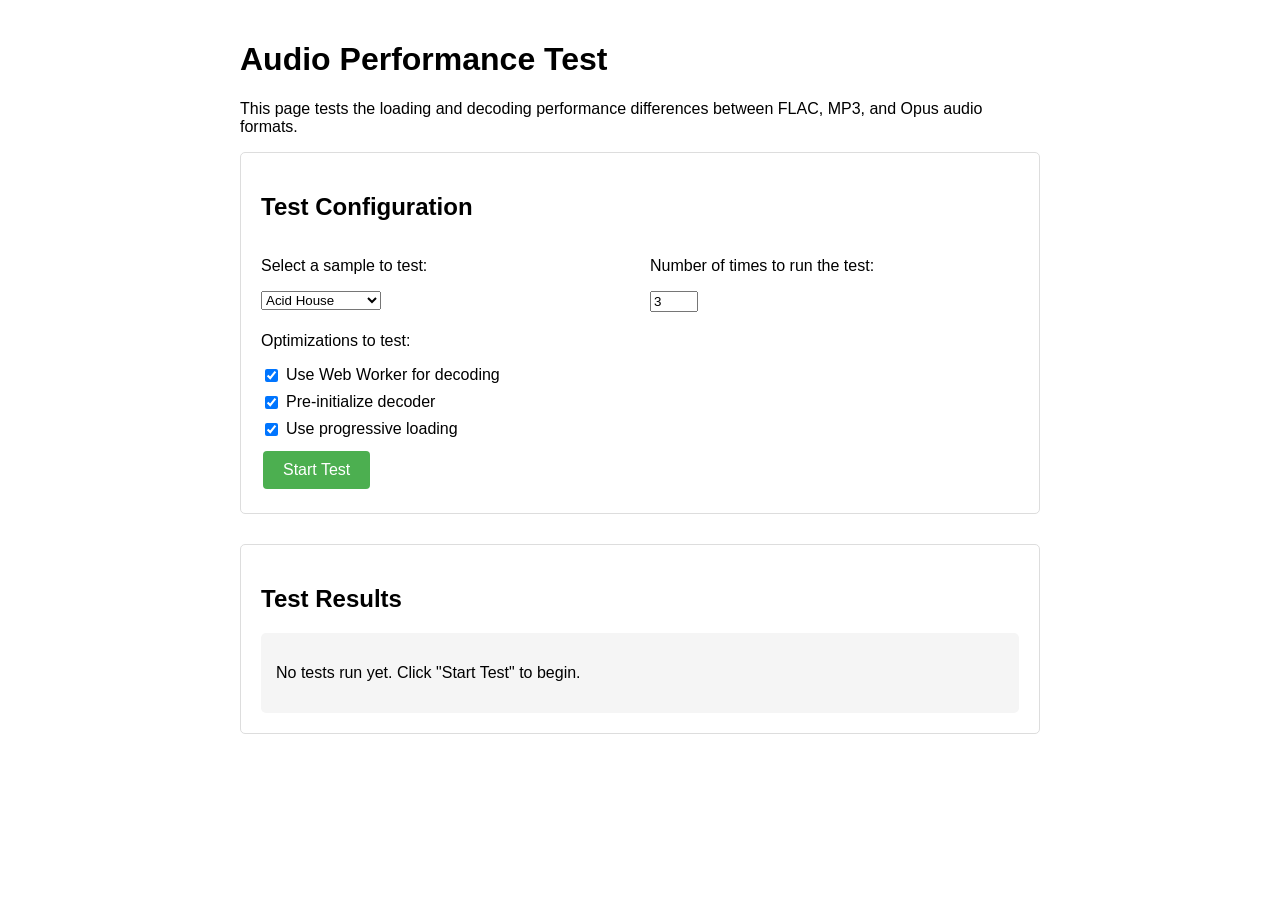
<file: performance_test.html>
<!DOCTYPE html>
<html lang="en">
<head>
  <meta charset="UTF-8">
  <meta name="viewport" content="width=device-width, initial-scale=1.0">
  <title>Audio Performance Test</title>
  <style>
    body {
      font-family: Arial, sans-serif;
      max-width: 800px;
      margin: 0 auto;
      padding: 20px;
    }
    .test-container {
      margin-bottom: 30px;
      padding: 20px;
      border: 1px solid #ddd;
      border-radius: 5px;
    }
    .results {
      margin-top: 20px;
      padding: 15px;
      background-color: #f5f5f5;
      border-radius: 5px;
    }
    table {
      width: 100%;
      border-collapse: collapse;
      margin-top: 20px;
    }
    th, td {
      border: 1px solid #ddd;
      padding: 8px;
      text-align: left;
    }
    th {
      background-color: #f2f2f2;
    }
    .loading {
      color: #888;
      font-style: italic;
    }
    .button {
      background-color: #4CAF50;
      border: none;
      color: white;
      padding: 10px 20px;
      text-align: center;
      text-decoration: none;
      display: inline-block;
      font-size: 16px;
      margin: 4px 2px;
      cursor: pointer;
      border-radius: 4px;
    }
    .button:disabled {
      background-color: #cccccc;
      cursor: not-allowed;
    }
    .test-options {
      display: flex;
      flex-wrap: wrap;
      gap: 20px;
      margin-bottom: 20px;
    }
    .test-option {
      flex: 1;
      min-width: 200px;
    }
    .checkbox-group {
      margin-top: 15px;
    }
    .checkbox-label {
      display: flex;
      align-items: center;
      margin-bottom: 8px;
    }
    .checkbox-label input {
      margin-right: 8px;
    }
  </style>
</head>
<body>
  <h1>Audio Performance Test</h1>
  <p>This page tests the loading and decoding performance differences between FLAC, MP3, and Opus audio formats.</p>
  
  <div class="test-container">
    <h2>Test Configuration</h2>
    
    <div class="test-options">
      <div class="test-option">
        <p>Select a sample to test:</p>
        <select id="sample-selector">
          <option value="DiverseStyles/acid_house">Acid House</option>
          <option value="DiverseStyles/alternative_rock">Alternative Rock</option>
          <option value="DiverseStyles/cyberpunk">Cyberpunk</option>
          <option value="MultipleLang/jpop">J-Pop</option>
          <option value="VocalTechniques/acappella">Acappella</option>
        </select>
      </div>
      
      <div class="test-option">
        <p>Number of times to run the test:</p>
        <input type="number" id="test-runs" value="3" min="1" max="10">
      </div>
    </div>
    
    <div class="checkbox-group">
      <p>Optimizations to test:</p>
      <label class="checkbox-label">
        <input type="checkbox" id="use-worker" checked>
        Use Web Worker for decoding
      </label>
      <label class="checkbox-label">
        <input type="checkbox" id="pre-decode" checked>
        Pre-initialize decoder
      </label>
      <label class="checkbox-label">
        <input type="checkbox" id="progressive-loading" checked>
        Use progressive loading
      </label>
    </div>
    
    <button id="start-test" class="button">Start Test</button>
  </div>
  
  <div class="test-container">
    <h2>Test Results</h2>
    <div id="results" class="results">
      <p>No tests run yet. Click "Start Test" to begin.</p>
    </div>
    <table id="results-table" style="display: none;">
      <thead>
        <tr>
          <th>Format</th>
          <th>File Size</th>
          <th>Avg. Load Time</th>
          <th>Avg. Decode Time</th>
          <th>Total Time</th>
        </tr>
      </thead>
      <tbody>
        <tr id="flac-results">
          <td>FLAC</td>
          <td id="flac-size">-</td>
          <td id="flac-load">-</td>
          <td id="flac-decode">-</td>
          <td id="flac-total">-</td>
        </tr>
        <tr id="mp3-results">
          <td>MP3</td>
          <td id="mp3-size">-</td>
          <td id="mp3-load">-</td>
          <td id="mp3-decode">-</td>
          <td id="mp3-total">-</td>
        </tr>
        <tr id="opus-results">
          <td>Opus</td>
          <td id="opus-size">-</td>
          <td id="opus-load">-</td>
          <td id="opus-decode">-</td>
          <td id="opus-total">-</td>
        </tr>
      </tbody>
    </table>
  </div>

  <!-- Include the audio loader script -->
  <script src="audio-loader.js"></script>
  <script src="decoder-worker.js"></script>
  
  <script>
    document.addEventListener('DOMContentLoaded', function() {
      const startTestButton = document.getElementById('start-test');
      const sampleSelector = document.getElementById('sample-selector');
      const testRunsInput = document.getElementById('test-runs');
      const resultsDiv = document.getElementById('results');
      const resultsTable = document.getElementById('results-table');
      const useWorkerCheckbox = document.getElementById('use-worker');
      const preDecodeCheckbox = document.getElementById('pre-decode');
      const progressiveLoadingCheckbox = document.getElementById('progressive-loading');
      
      // Check if OfflineAudioContext is available
      const hasOfflineAudioContext = typeof OfflineAudioContext !== 'undefined';
      
      // Audio context for decoding
      let audioContext = null;
      
      // Test results
      let flacResults = { loadTimes: [], decodeTimes: [], totalTimes: [] };
      let mp3Results = { loadTimes: [], decodeTimes: [], totalTimes: [] };
      let opusResults = { loadTimes: [], decodeTimes: [], totalTimes: [] };
      let flacSize = 0;
      let mp3Size = 0;
      let opusSize = 0;
      
      // Show warning if OfflineAudioContext is not available
      if (!hasOfflineAudioContext) {
        resultsDiv.innerHTML = `
          <div style="background-color: #fff3cd; color: #856404; padding: 10px; border-radius: 5px; margin-bottom: 15px;">
            <strong>Warning:</strong> OfflineAudioContext is not available in your browser.
            Worker-based decoding will fall back to main thread decoding.
          </div>
          <p>No tests run yet. Click "Start Test" to begin.</p>
        `;
      }
      
      // Initialize audio context when needed
      function getAudioContext() {
        if (!audioContext) {
          audioContext = new (window.AudioContext || window.webkitAudioContext)();
        }
        return audioContext;
      }
      
      // Pre-initialize decoder if option is checked
      if (preDecodeCheckbox.checked) {
        getAudioContext();
        // Create a small silent buffer to initialize the decoder
        const buffer = audioContext.createBuffer(2, 44100, 44100);
        const source = audioContext.createBufferSource();
        source.buffer = buffer;
        source.connect(audioContext.destination);
        source.start(0);
        source.stop(0.001);
        console.log('Audio decoder pre-initialized');
      }
      
      startTestButton.addEventListener('click', async function() {
        // Reset results
        flacResults = { loadTimes: [], decodeTimes: [], totalTimes: [] };
        mp3Results = { loadTimes: [], decodeTimes: [], totalTimes: [] };
        opusResults = { loadTimes: [], decodeTimes: [], totalTimes: [] };
        flacSize = 0;
        mp3Size = 0;
        opusSize = 0;
        
        // Update UI
        startTestButton.disabled = true;
        resultsDiv.innerHTML = '<p class="loading">Running tests...</p>';
        resultsTable.style.display = 'none';
        
        // Get test configuration
        const samplePath = sampleSelector.value;
        const numRuns = parseInt(testRunsInput.value);
        const useWorker = useWorkerCheckbox.checked;
        const preDecode = preDecodeCheckbox.checked;
        const progressiveLoading = progressiveLoadingCheckbox.checked;
        
        // Run the tests
        try {
          // Get file sizes first
          await getFileSizes(samplePath);
          
          // Run the tests multiple times
          for (let i = 0; i < numRuns; i++) {
            resultsDiv.innerHTML = `<p class="loading">Running test ${i+1} of ${numRuns}...</p>`;
            
            // Test FLAC loading and decoding time
            const flacResult = await testLoadAndDecodeTime(`flac/samples/${samplePath}.flac`, 'flac', useWorker, progressiveLoading);
            flacResults.loadTimes.push(flacResult.loadTime);
            flacResults.decodeTimes.push(flacResult.decodeTime);
            flacResults.totalTimes.push(flacResult.totalTime);
            
            // Test MP3 loading and decoding time
            const mp3Result = await testLoadAndDecodeTime(`mp3/samples/${samplePath}.mp3`, 'mp3', useWorker, progressiveLoading);
            mp3Results.loadTimes.push(mp3Result.loadTime);
            mp3Results.decodeTimes.push(mp3Result.decodeTime);
            mp3Results.totalTimes.push(mp3Result.totalTime);
            
            // Test Opus loading and decoding time (if available)
            try {
              const opusResult = await testLoadAndDecodeTime(`opus/samples/${samplePath}.opus`, 'opus', useWorker, progressiveLoading);
              opusResults.loadTimes.push(opusResult.loadTime);
              opusResults.decodeTimes.push(opusResult.decodeTime);
              opusResults.totalTimes.push(opusResult.totalTime);
            } catch (error) {
              console.warn('Opus file not available, skipping test:', error);
            }
          }
          
          // Display results
          displayResults();
        } catch (error) {
          resultsDiv.innerHTML = `<p>Error running tests: ${error.message}</p>`;
        } finally {
          startTestButton.disabled = false;
        }
      });
      
      // Function to test loading and decoding time for an audio file
      async function testLoadAndDecodeTime(url, format, useWorker, progressiveLoading) {
        return new Promise((resolve, reject) => {
          const startTime = performance.now();
          let loadTime = 0;
          let decodeTime = 0;
          let totalTime = 0;
          
          // Create a new audio element for each test
          const audioElement = new Audio();
          
          // Set up event listeners
          const loadHandler = async () => {
            // Record load time
            loadTime = performance.now() - startTime;
            
            // Now measure decode time
            const decodeStartTime = performance.now();
            
            try {
              if (useWorker && window.Worker) {
                // Use worker for decoding
                await decodeInWorker(url);
              } else {
                // Decode in main thread
                await decodeInMainThread(url);
              }
              
              // Record decode time
              decodeTime = performance.now() - decodeStartTime;
              totalTime = performance.now() - startTime;
              
              // Clean up
              audioElement.removeEventListener('canplaythrough', loadHandler);
              audioElement.removeEventListener('error', errorHandler);
              
              resolve({ loadTime, decodeTime, totalTime });
            } catch (error) {
              reject(error);
            }
          };
          
          const errorHandler = (error) => {
            // Clean up
            audioElement.removeEventListener('canplaythrough', loadHandler);
            audioElement.removeEventListener('error', errorHandler);
            
            reject(new Error(`Failed to load audio: ${url}`));
          };
          
          // Add event listeners
          audioElement.addEventListener('canplaythrough', loadHandler);
          audioElement.addEventListener('error', errorHandler);
          
          // Start loading the audio
          if (progressiveLoading) {
            // Use progressive loading
            audioElement.preload = 'none';
            audioElement.src = url;
            audioElement.load();
          } else {
            // Standard loading
            audioElement.src = url;
            audioElement.load();
          }
        });
      }
      
      // Function to decode audio in a worker
      async function decodeInWorker(url) {
        return new Promise(async (resolve, reject) => {
          try {
            // Create a worker if it doesn't exist
            const worker = new Worker('decoder-worker.js');
            
            // Set up message handler
            worker.onmessage = async function(e) {
              if (e.data.error) {
                if (e.data.needsMainThreadDecode && e.data.audioData) {
                  // Worker couldn't decode because OfflineAudioContext isn't available
                  // Fall back to main thread decoding
                  console.log('Worker reported OfflineAudioContext not available, falling back to main thread decoding');
                  try {
                    const ctx = getAudioContext();
                    const decodedData = await ctx.decodeAudioData(e.data.audioData);
                    resolve(decodedData);
                  } catch (decodeError) {
                    reject(decodeError);
                  }
                } else {
                  reject(new Error(e.data.error));
                }
              } else {
                resolve(e.data.decodedData);
              }
              // Terminate the worker
              worker.terminate();
            };
            
            // Fetch the audio data
            const response = await fetch(url);
            const arrayBuffer = await response.arrayBuffer();
            
            // Send to worker for decoding
            worker.postMessage({
              id: url,
              audioData: arrayBuffer
            }, [arrayBuffer]);
          } catch (error) {
            reject(error);
          }
        });
      }
      
      // Function to decode audio in the main thread
      async function decodeInMainThread(url) {
        try {
          // Fetch the audio data
          const response = await fetch(url);
          const arrayBuffer = await response.arrayBuffer();
          
          // Decode the audio data
          const ctx = getAudioContext();
          await ctx.decodeAudioData(arrayBuffer);
          return true;
        } catch (error) {
          console.error('Error decoding audio:', error);
          throw error;
        }
      }
      
      // Function to get file sizes
      async function getFileSizes(samplePath) {
        try {
          // Get FLAC file size
          const flacResponse = await fetch(`flac/samples/${samplePath}.flac`, { method: 'HEAD' });
          flacSize = parseInt(flacResponse.headers.get('content-length') || '0');
          
          // Get MP3 file size
          const mp3Response = await fetch(`mp3/samples/${samplePath}.mp3`, { method: 'HEAD' });
          mp3Size = parseInt(mp3Response.headers.get('content-length') || '0');
          
          // Get Opus file size if available
          try {
            const opusResponse = await fetch(`opus/samples/${samplePath}.opus`, { method: 'HEAD' });
            if (opusResponse.ok) {
              opusSize = parseInt(opusResponse.headers.get('content-length') || '0');
            }
          } catch (error) {
            console.warn('Opus file not available:', error);
          }
        } catch (error) {
          console.error('Error getting file sizes:', error);
        }
      }
      
      // Function to display test results
      function displayResults() {
        // Calculate statistics
        const flacAvgLoad = average(flacResults.loadTimes);
        const flacAvgDecode = average(flacResults.decodeTimes);
        const flacAvgTotal = average(flacResults.totalTimes);
        
        const mp3AvgLoad = average(mp3Results.loadTimes);
        const mp3AvgDecode = average(mp3Results.decodeTimes);
        const mp3AvgTotal = average(mp3Results.totalTimes);
        
        // Update the table
        document.getElementById('flac-size').textContent = formatFileSize(flacSize);
        document.getElementById('flac-load').textContent = formatTime(flacAvgLoad);
        document.getElementById('flac-decode').textContent = formatTime(flacAvgDecode);
        document.getElementById('flac-total').textContent = formatTime(flacAvgTotal);
        
        document.getElementById('mp3-size').textContent = formatFileSize(mp3Size);
        document.getElementById('mp3-load').textContent = formatTime(mp3AvgLoad);
        document.getElementById('mp3-decode').textContent = formatTime(mp3AvgDecode);
        document.getElementById('mp3-total').textContent = formatTime(mp3AvgTotal);
        
        // Only show Opus results if we have them
        if (opusResults.loadTimes.length > 0) {
          const opusAvgLoad = average(opusResults.loadTimes);
          const opusAvgDecode = average(opusResults.decodeTimes);
          const opusAvgTotal = average(opusResults.totalTimes);
          
          document.getElementById('opus-size').textContent = formatFileSize(opusSize);
          document.getElementById('opus-load').textContent = formatTime(opusAvgLoad);
          document.getElementById('opus-decode').textContent = formatTime(opusAvgDecode);
          document.getElementById('opus-total').textContent = formatTime(opusAvgTotal);
          
          document.getElementById('opus-results').style.display = 'table-row';
        } else {
          document.getElementById('opus-results').style.display = 'none';
        }
        
        // Show the table
        resultsTable.style.display = 'table';
        
        // Calculate improvement percentages
        const mp3SizeImprovement = ((flacSize - mp3Size) / flacSize) * 100;
        const mp3TimeImprovement = ((flacAvgTotal - mp3AvgTotal) / flacAvgTotal) * 100;
        
        // Build results summary
        let resultsSummary = `
          <p>Tests completed successfully!</p>
          <p>MP3 files are <strong>${mp3SizeImprovement.toFixed(1)}%</strong> smaller than FLAC files.</p>
          <p>MP3 files load and decode <strong>${mp3TimeImprovement.toFixed(1)}%</strong> faster than FLAC files.</p>
        `;
        
        // Add Opus comparison if available
        if (opusResults.loadTimes.length > 0) {
          const opusAvgTotal = average(opusResults.totalTimes);
          const opusSizeImprovement = ((flacSize - opusSize) / flacSize) * 100;
          const opusTimeImprovement = ((flacAvgTotal - opusAvgTotal) / flacAvgTotal) * 100;
          const opusVsMp3Size = ((mp3Size - opusSize) / mp3Size) * 100;
          const opusVsMp3Time = ((mp3AvgTotal - opusAvgTotal) / mp3AvgTotal) * 100;
          
          resultsSummary += `
            <p>Opus files are <strong>${opusSizeImprovement.toFixed(1)}%</strong> smaller than FLAC files and <strong>${opusVsMp3Size.toFixed(1)}%</strong> smaller than MP3 files.</p>
            <p>Opus files load and decode <strong>${opusTimeImprovement.toFixed(1)}%</strong> faster than FLAC files and <strong>${opusVsMp3Time.toFixed(1)}%</strong> faster than MP3 files.</p>
          `;
        }
        
        resultsSummary += `<p>See the table below for detailed results.</p>`;
        
        // Update the results div
        resultsDiv.innerHTML = resultsSummary;
      }
      
      // Helper function to calculate average
      function average(arr) {
        if (arr.length === 0) return 0;
        return arr.reduce((a, b) => a + b, 0) / arr.length;
      }
      
      // Helper function to format time in milliseconds
      function formatTime(ms) {
        return `${ms.toFixed(0)} ms`;
      }
      
      // Helper function to format file size
      function formatFileSize(bytes) {
        if (bytes === 0) return '0 Bytes';
        
        const k = 1024;
        const sizes = ['Bytes', 'KB', 'MB', 'GB'];
        const i = Math.floor(Math.log(bytes) / Math.log(k));
        
        return parseFloat((bytes / Math.pow(k, i)).toFixed(2)) + ' ' + sizes[i];
      }
    });
  </script>
</body>
</html>
</file>
<file: style.css>
/*! normalize.css v3.0.2 | MIT License | git.io/normalize */
@import url("https://fonts.googleapis.com/css?family=Open+Sans:400,700");

html {
    font-family: sans-serif;
    -ms-text-size-adjust: 100%;
    -webkit-text-size-adjust: 100%
}

body {
    margin: 0
}

article,
aside,
details,
figcaption,
figure,
footer,
header,
hgroup,
main,
menu,
nav,
section,
summary {
    display: block
}

audio,
canvas,
progress,
video {
    display: inline-block;
    vertical-align: baseline
}

audio:not([controls]) {
    display: none;
    height: 0
}

[hidden],
template {
    display: none
}

a {
    background-color: transparent
}

a:active,
a:hover {
    outline: 0
}

abbr[title] {
    border-bottom: 1px dotted
}

b,
strong {
    font-weight: bold
}

dfn {
    font-style: italic
}

h1 {
    font-size: 2em;
    margin: 0.67em 0
}

mark {
    background: #ff0;
    color: #000
}

small {
    font-size: 80%
}

sub,
sup {
    font-size: 75%;
    line-height: 0;
    position: relative;
    vertical-align: baseline
}

sup {
    top: -0.5em
}

sub {
    bottom: -0.25em
}

img {
    border: 0
}

svg:not(:root) {
    overflow: hidden
}

figure {
    margin: 1em 40px
}

hr {
    box-sizing: content-box;
    height: 0
}

pre {
    overflow: auto
}

code,
kbd,
pre,
samp {
    font-family: monospace, monospace;
    font-size: 1em
}

button,
input,
optgroup,
select,
textarea {
    color: inherit;
    font: inherit;
    margin: 0
}

button {
    overflow: visible
}

button,
select {
    text-transform: none
}

button,
html input[type="button"],
input[type="reset"],
input[type="submit"] {
    -webkit-appearance: button;
    cursor: pointer
}

button[disabled],
html input[disabled] {
    cursor: default
}

button::-moz-focus-inner,
input::-moz-focus-inner {
    border: 0;
    padding: 0
}

input {
    line-height: normal
}

input[type="checkbox"],
input[type="radio"] {
    box-sizing: border-box;
    padding: 0
}

input[type="number"]::-webkit-inner-spin-button,
input[type="number"]::-webkit-outer-spin-button {
    height: auto
}

input[type="search"] {
    -webkit-appearance: textfield;
    box-sizing: content-box
}

input[type="search"]::-webkit-search-cancel-button,
input[type="search"]::-webkit-search-decoration {
    -webkit-appearance: none
}

fieldset {
    border: 1px solid #c0c0c0;
    margin: 0 2px;
    padding: 0.35em 0.625em 0.75em
}

legend {
    border: 0;
    padding: 0
}

textarea {
    overflow: auto
}

optgroup {
    font-weight: bold
}

table {
    border-collapse: collapse;
    border-spacing: 0
}

td,
th {
    padding: 0
}

.highlight table td {
    padding: 5px
}

.highlight table pre {
    margin: 0
}

.highlight .cm {
    color: #999988;
    font-style: italic
}

.highlight .cp {
    color: #999999;
    font-weight: bold
}

.highlight .c1 {
    color: #999988;
    font-style: italic
}

.highlight .cs {
    color: #999999;
    font-weight: bold;
    font-style: italic
}

.highlight .c,
.highlight .cd {
    color: #999988;
    font-style: italic
}

.highlight .err {
    color: #a61717;
    background-color: #e3d2d2
}

.highlight .gd {
    color: #000000;
    background-color: #ffdddd
}

.highlight .ge {
    color: #000000;
    font-style: italic
}

.highlight .gr {
    color: #aa0000
}

.highlight .gh {
    color: #999999
}

.highlight .gi {
    color: #000000;
    background-color: #ddffdd
}

.highlight .go {
    color: #888888
}

.highlight .gp {
    color: #555555
}

.highlight .gs {
    font-weight: bold
}

.highlight .gu {
    color: #aaaaaa
}

.highlight .gt {
    color: #aa0000
}

.highlight .kc {
    color: #000000;
    font-weight: bold
}

.highlight .kd {
    color: #000000;
    font-weight: bold
}

.highlight .kn {
    color: #000000;
    font-weight: bold
}

.highlight .kp {
    color: #000000;
    font-weight: bold
}

.highlight .kr {
    color: #000000;
    font-weight: bold
}

.highlight .kt {
    color: #445588;
    font-weight: bold
}

.highlight .k,
.highlight .kv {
    color: #000000;
    font-weight: bold
}

.highlight .mf {
    color: #009999
}

.highlight .mh {
    color: #009999
}

.highlight .il {
    color: #009999
}

.highlight .mi {
    color: #009999
}

.highlight .mo {
    color: #009999
}

.highlight .m,
.highlight .mb,
.highlight .mx {
    color: #009999
}

.highlight .sb {
    color: #d14
}

.highlight .sc {
    color: #d14
}

.highlight .sd {
    color: #d14
}

.highlight .s2 {
    color: #d14
}

.highlight .se {
    color: #d14
}

.highlight .sh {
    color: #d14
}

.highlight .si {
    color: #d14
}

.highlight .sx {
    color: #d14
}

.highlight .sr {
    color: #009926
}

.highlight .s1 {
    color: #d14
}

.highlight .ss {
    color: #990073
}

.highlight .s {
    color: #d14
}

.highlight .na {
    color: #008080
}

.highlight .bp {
    color: #999999
}

.highlight .nb {
    color: #0086B3
}

.highlight .nc {
    color: #445588;
    font-weight: bold
}

.highlight .no {
    color: #008080
}

.highlight .nd {
    color: #3c5d5d;
    font-weight: bold
}

.highlight .ni {
    color: #800080
}

.highlight .ne {
    color: #990000;
    font-weight: bold
}

.highlight .nf {
    color: #990000;
    font-weight: bold
}

.highlight .nl {
    color: #990000;
    font-weight: bold
}

.highlight .nn {
    color: #555555
}

.highlight .nt {
    color: #000080
}

.highlight .vc {
    color: #008080
}

.highlight .vg {
    color: #008080
}

.highlight .vi {
    color: #008080
}

.highlight .nv {
    color: #008080
}

.highlight .ow {
    color: #000000;
    font-weight: bold
}

.highlight .o {
    color: #000000;
    font-weight: bold
}

.highlight .w {
    color: #bbbbbb
}

.highlight {
    background-color: #f8f8f8
}

* {
    box-sizing: border-box
}

body {
    padding: 0;
    margin: 0;
    font-family: "Open Sans", "Helvetica Neue", Helvetica, Arial, sans-serif;
    font-size: 16px;
    line-height: 1.5;
    color: #606c71
}

a {
    color: #1e6bb8;
    text-decoration: none
}

a:hover {
    text-decoration: underline
}

.btn {
    display: inline-block;
    margin-bottom: 1rem;
    color: rgba(255, 255, 255, 0.7);
    background-color: rgba(255, 255, 255, 0.08);
    border-color: rgba(255, 255, 255, 0.2);
    border-style: solid;
    border-width: 1px;
    border-radius: 0.3rem;
    transition: color 0.2s, background-color 0.2s, border-color 0.2s
}

.btn:hover {
    color: rgba(255, 255, 255, 0.8);
    text-decoration: none;
    background-color: rgba(255, 255, 255, 0.2);
    border-color: rgba(255, 255, 255, 0.3)
}

.btn+.btn {
    margin-left: 1rem
}

@media screen and (min-width: 64em) {
    .btn {
        padding: 0.75rem 1rem
    }
}

@media screen and (min-width: 42em) and (max-width: 64em) {
    .btn {
        padding: 0.6rem 0.9rem;
        font-size: 0.9rem
    }
}

@media screen and (max-width: 42em) {
    .btn {
        display: block;
        width: 100%;
        padding: 0.75rem;
        font-size: 0.9rem
    }

    .btn+.btn {
        margin-top: 1rem;
        margin-left: 0
    }
}

.page-header {
    color: #fff;
    text-align: center;
    background-color: #333;
    background-image: linear-gradient(60deg, #333, #333)
}

@media screen and (min-width: 64em) {
    .page-header {
        padding: 5rem 6rem
    }
}

@media screen and (min-width: 42em) and (max-width: 64em) {
    .page-header {
        padding: 3rem 4rem
    }
}

@media screen and (max-width: 42em) {
    .page-header {
        padding: 2rem 1rem
    }
}

.project-name {
    margin-top: 0;
    margin-bottom: 0.1rem
}

@media screen and (min-width: 64em) {
    .project-name {
        font-size: 3.25rem
    }
}

@media screen and (min-width: 42em) and (max-width: 64em) {
    .project-name {
        font-size: 2.25rem
    }
}

@media screen and (max-width: 42em) {
    .project-name {
        font-size: 1.75rem
    }
}

.project-tagline {
    margin-bottom: 2rem;
    font-weight: normal;
    opacity: 0.7
}

@media screen and (min-width: 64em) {
    .project-tagline {
        font-size: 1.25rem
    }
}

@media screen and (min-width: 42em) and (max-width: 64em) {
    .project-tagline {
        font-size: 1.15rem
    }
}

@media screen and (max-width: 42em) {
    .project-tagline {
        font-size: 1rem
    }
}

.main-content {
    word-wrap: break-word
}

.main-content :first-child {
    margin-top: 0
}

@media screen and (min-width: 64em) {
    .main-content {
        max-width: 110rem;
        padding: 2rem 6rem;
        margin: 0 auto;
        font-size: 1.1rem
    }
}

@media screen and (min-width: 42em) and (max-width: 64em) {
    .main-content {
        padding: 2rem 4rem;
        font-size: 1.1rem
    }
}

@media screen and (max-width: 42em) {
    .main-content {
        padding: 2rem 1rem;
        font-size: 1rem
    }
}

.main-content img {
    max-width: 100%
}

.main-content h1,
.main-content h2,
.main-content h3,
.main-content h4,
.main-content h5,
.main-content h6 {
    margin-top: 2rem;
    margin-bottom: 1rem;
    font-weight: normal;
    color: #000
}

.main-content p {
    margin-bottom: 1em
}

.main-content code {
    padding: 2px 4px;
    font-family: Consolas, "Liberation Mono", Menlo, Courier, monospace;
    font-size: 0.9rem;
    color: #567482;
    background-color: #f3f6fa;
    border-radius: 0.3rem
}

.main-content pre {
    padding: 0.8rem;
    margin-top: 0;
    margin-bottom: 1rem;
    font: 1rem Consolas, "Liberation Mono", Menlo, Courier, monospace;
    color: #567482;
    word-wrap: normal;
    background-color: #f3f6fa;
    border: solid 1px #dce6f0;
    border-radius: 0.3rem
}

.main-content pre>code {
    padding: 0;
    margin: 0;
    font-size: 0.9rem;
    color: #567482;
    word-break: normal;
    white-space: pre;
    background: transparent;
    border: 0
}

.main-content .highlight {
    margin-bottom: 1rem
}

.main-content .highlight pre {
    margin-bottom: 0;
    word-break: normal
}

.main-content .highlight pre,
.main-content pre {
    padding: 0.8rem;
    overflow: auto;
    font-size: 0.9rem;
    line-height: 1.45;
    border-radius: 0.3rem;
    -webkit-overflow-scrolling: touch
}

.main-content pre code,
.main-content pre tt {
    display: inline;
    max-width: initial;
    padding: 0;
    margin: 0;
    overflow: initial;
    line-height: inherit;
    word-wrap: normal;
    background-color: transparent;
    border: 0
}

.main-content pre code:before,
.main-content pre code:after,
.main-content pre tt:before,
.main-content pre tt:after {
    content: normal
}

.main-content ul,
.main-content ol {
    margin-top: 0
}

.main-content blockquote {
    padding: 0 1rem;
    margin-left: 0;
    color: #819198;
    border-left: 0.3rem solid #dce6f0
}

.main-content blockquote>:first-child {
    margin-top: 0
}

.main-content blockquote>:last-child {
    margin-bottom: 0
}

.main-content table {
    display: block;
    width: 100%;
    overflow: auto;
    word-break: normal;
    word-break: keep-all;
    -webkit-overflow-scrolling: touch
}

.main-content table th {
    font-weight: bold
}

.main-content table th,
.main-content table td {
    padding: 0.5rem 1rem;
    border: 1px solid #e9ebec
}

.main-content dl {
    padding: 0
}

.main-content dl dt {
    padding: 0;
    margin-top: 1rem;
    font-size: 1rem;
    font-weight: bold
}

.main-content dl dd {
    padding: 0;
    margin-bottom: 1rem
}

.main-content hr {
    height: 2px;
    padding: 0;
    margin: 1rem 0;
    background-color: #eff0f1;
    border: 0
}

.site-footer {
    padding-top: 2rem;
    margin-top: 2rem;
    border-top: solid 1px #eff0f1
}

@media screen and (min-width: 64em) {
    .site-footer {
        font-size: 1rem
    }
}

@media screen and (min-width: 42em) and (max-width: 64em) {
    .site-footer {
        font-size: 1rem
    }
}

@media screen and (max-width: 42em) {
    .site-footer {
        font-size: 0.9rem
    }
}

.site-footer-owner {
    display: block;
    font-weight: bold
}

.site-footer-credits {
    color: #819198
}
</file>
